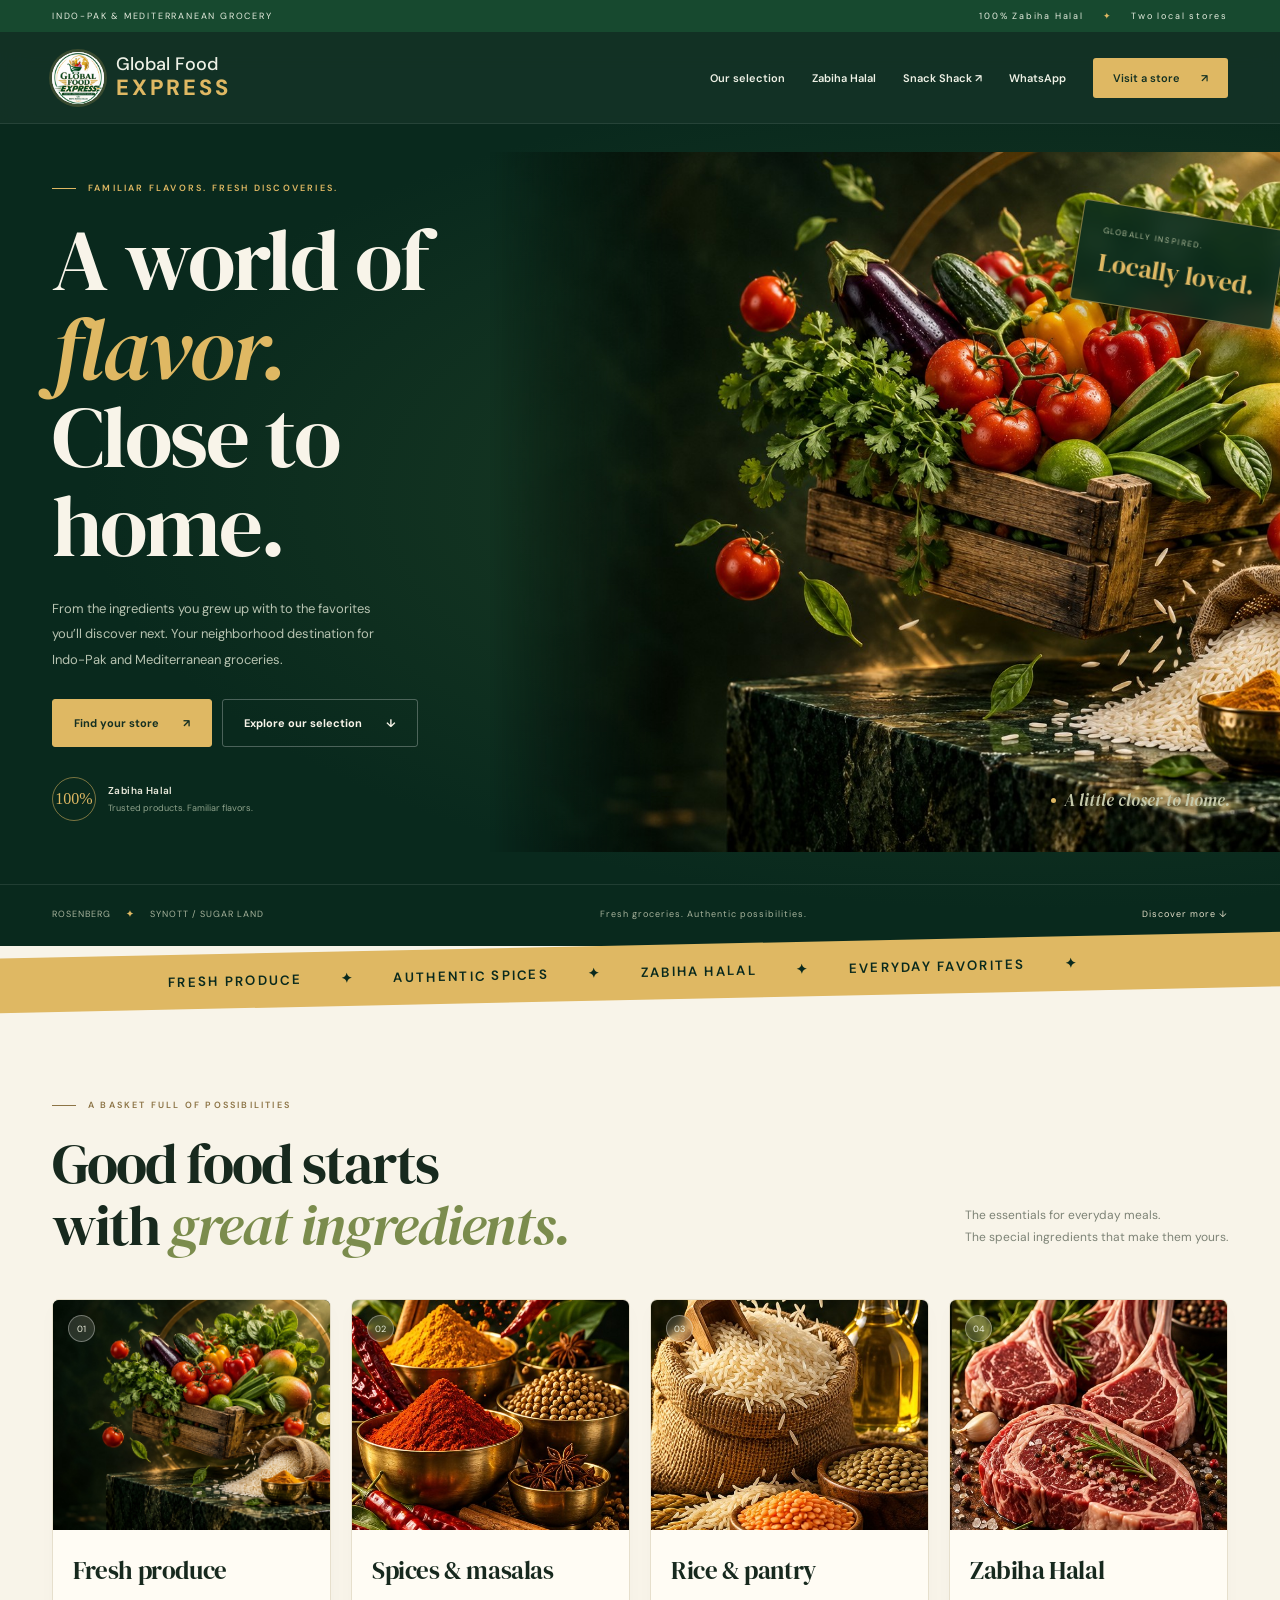
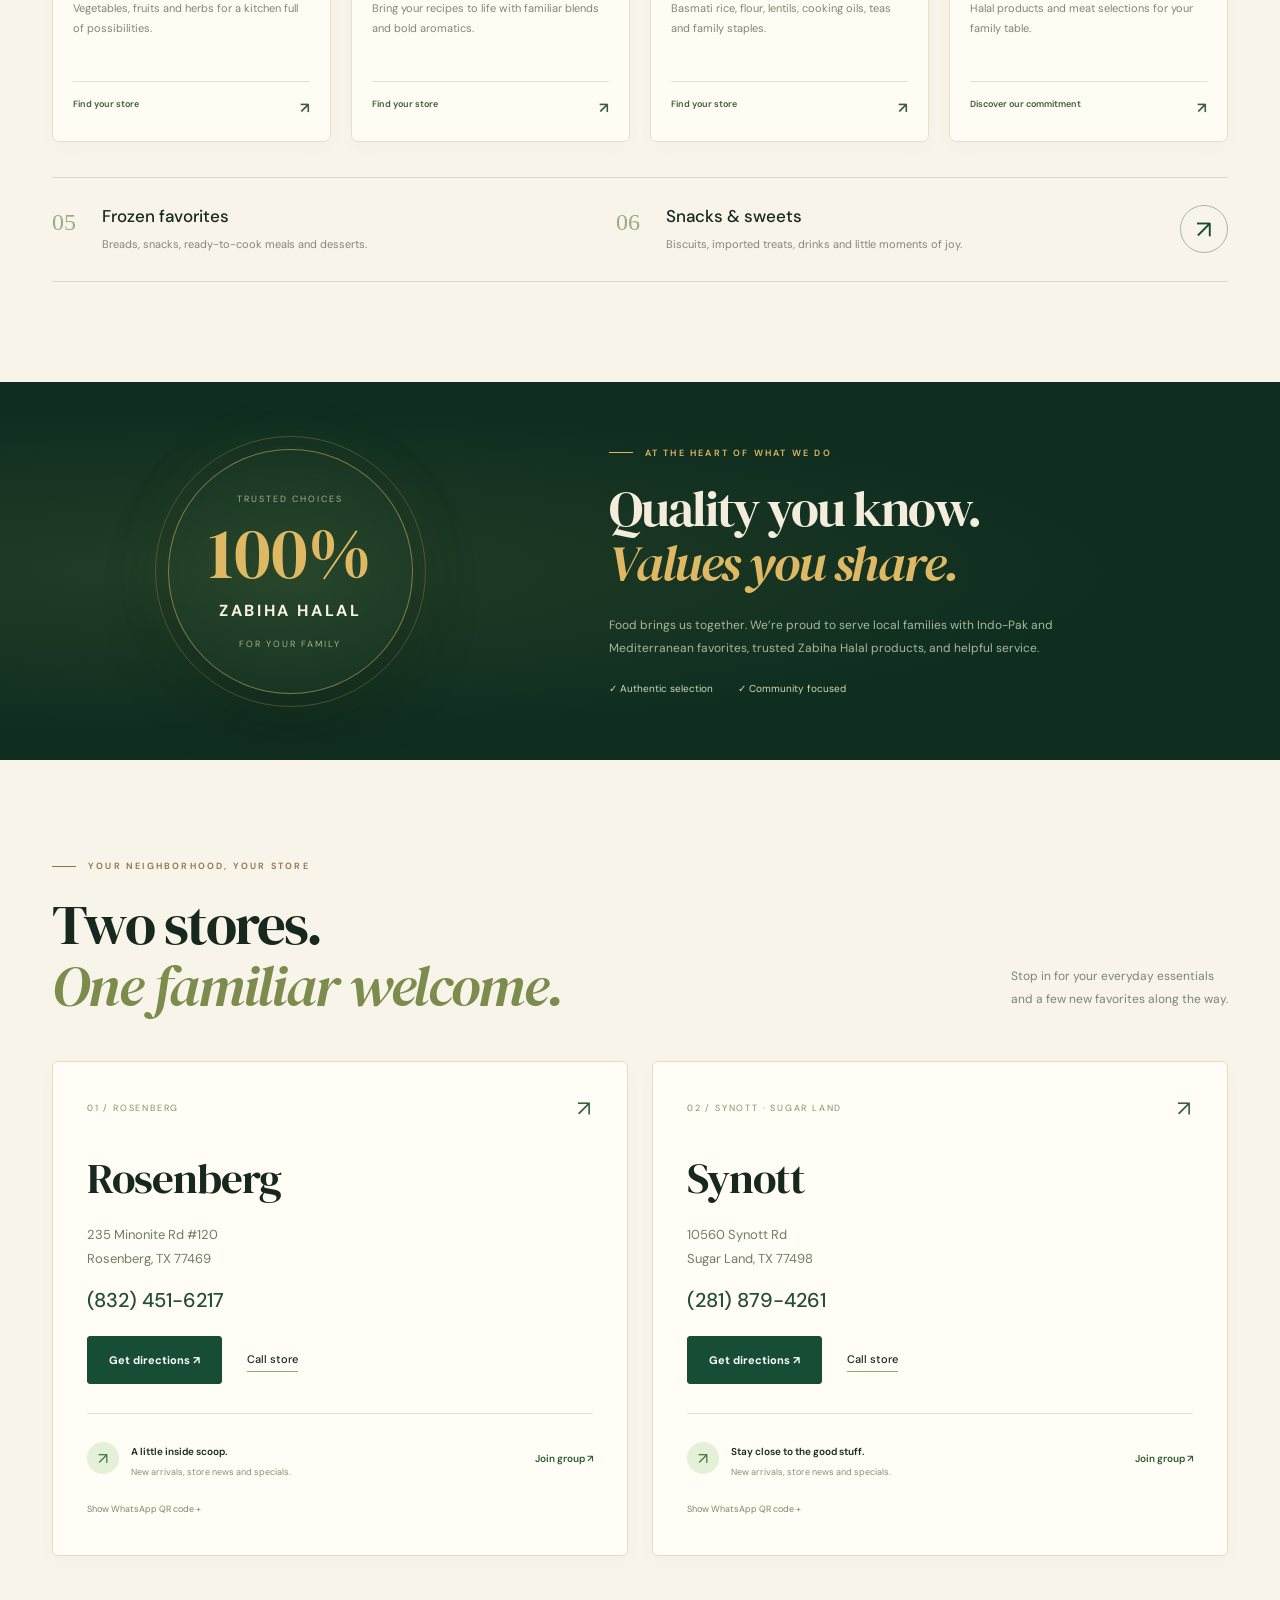
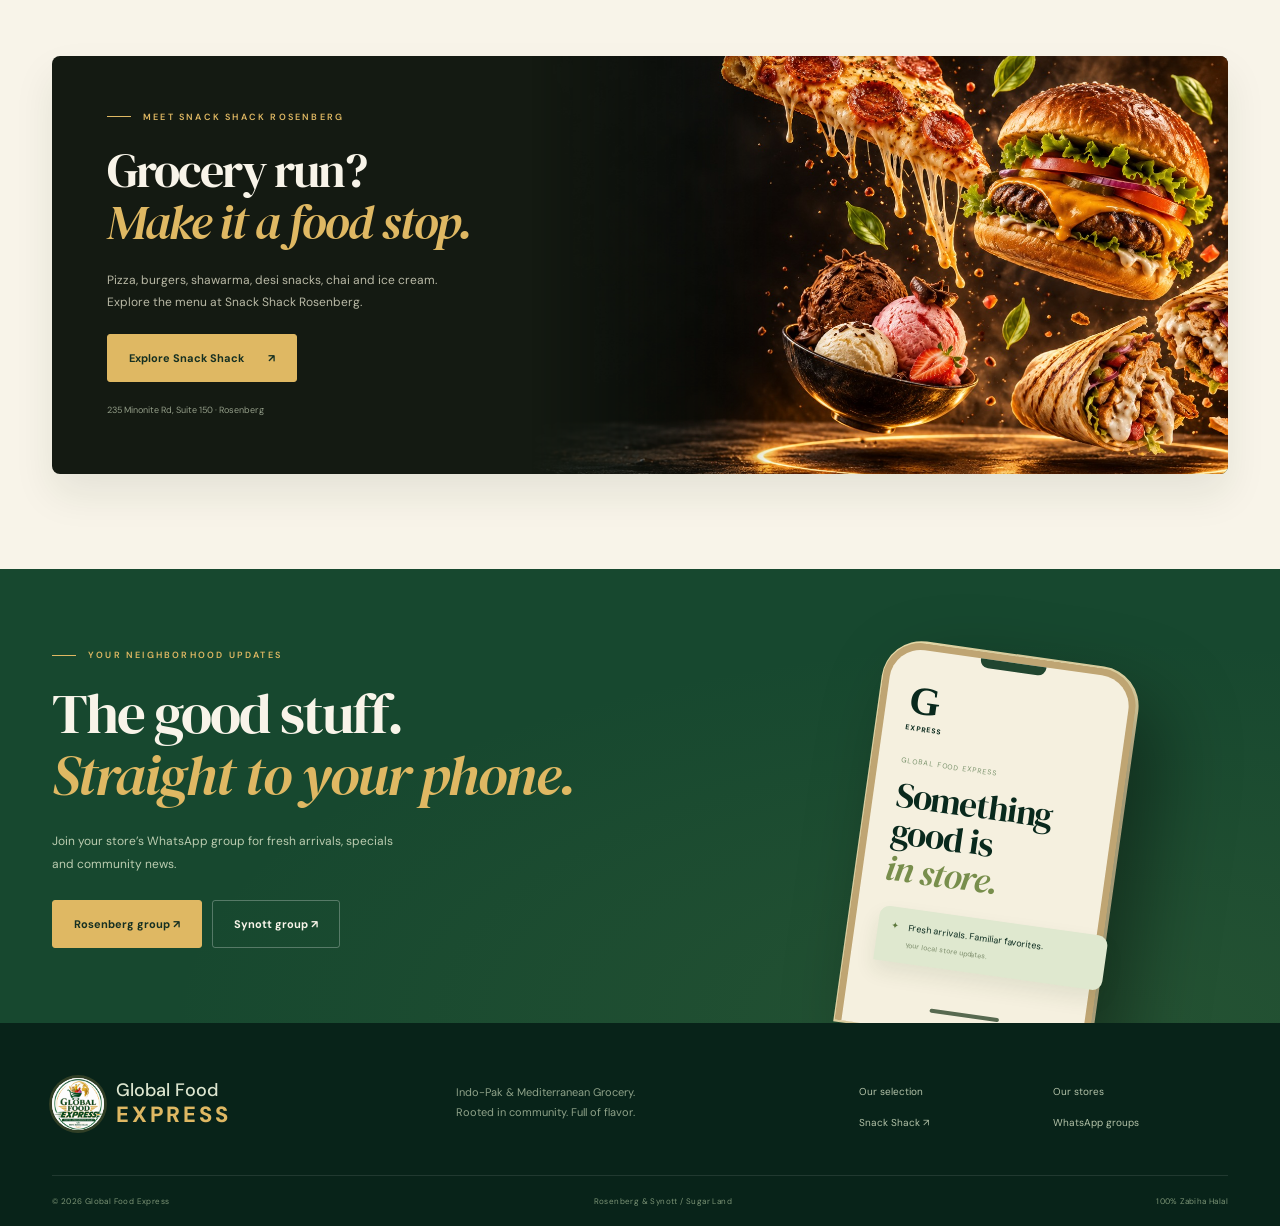
<file: index.html>
<!doctype html>
<html lang="en"><head><meta charset="utf-8"><meta name="viewport" content="width=device-width,initial-scale=1"><meta name="theme-color" content="#09291d"><title>Global Food Express | A World of Flavor, Close to Home</title><meta name="description" content="Discover Indo-Pak and Mediterranean groceries, fresh produce, pantry favorites and 100% Zabiha Halal products at Global Food Express in Rosenberg and Synott, Sugar Land."><link rel="canonical" href="https://globalfoodexpress.com/"><link rel="preconnect" href="https://fonts.googleapis.com"><link rel="preconnect" href="https://fonts.gstatic.com" crossorigin><link href="https://fonts.googleapis.com/css2?family=DM+Sans:wght@400;500;600;700&family=DM+Serif+Display:ital@0;1&display=swap" rel="stylesheet"><link rel="stylesheet" href="home.css"></head>
<body><a class="skip" href="#main">Skip to content</a>
<div class="topbar"><div class="wrap topbar-in"><span>INDO-PAK & MEDITERRANEAN GROCERY</span><span>100% Zabiha Halal <i>✦</i> Two local stores</span></div></div>
<header class="header"><div class="wrap nav"><a class="brand" href="#home" aria-label="Global Food Express home"><img src="images/logo.png" alt="Global Food Express logo" width="52" height="52"><span>Global Food<strong>EXPRESS</strong></span></a><button class="menu-toggle" aria-expanded="false" aria-controls="navigation" aria-label="Open navigation"><span></span><span></span></button><nav id="navigation" aria-label="Main navigation"><a href="#products">Our selection</a><a href="#halal">Zabiha Halal</a><a href="/snackshack/">Snack Shack ↗</a><a href="#whatsapp">WhatsApp</a><a class="nav-cta" href="#locations">Visit a store <span>↗</span></a></nav></div></header>
<main id="main"><section class="hero" id="home"><div class="hero-glow"></div><div class="wrap hero-in"><div class="hero-copy"><p class="eyebrow"><span></span> Familiar flavors. Fresh discoveries.</p><h1>A world of<br><em>flavor.</em><br>Close to home.</h1><p class="lead">From the ingredients you grew up with to the favorites you’ll discover next. Your neighborhood destination for Indo-Pak and Mediterranean groceries.</p><div class="actions"><a class="btn gold" href="#locations">Find your store <span>↗</span></a><a class="btn ghost" href="#products">Explore our selection <span>↓</span></a></div><div class="hero-proof"><span class="seal-mini">100%</span><p><strong>Zabiha Halal</strong><span>Trusted products. Familiar flavors.</span></p></div></div><figure class="hero-visual" id="hero-visual"><img src="grocery-hero.jpg" alt="Illustration of fresh produce and pantry ingredients suspended above a market crate" fetchpriority="high" width="1536" height="1024"><figcaption><span class="dot"></span> A little closer to home.</figcaption><div class="floating-tag"><span>GLOBALLY INSPIRED.</span><strong>Locally loved.</strong></div></figure></div><div class="wrap hero-foot"><span>ROSENBERG <b>✦</b> SYNOTT / SUGAR LAND</span><span>Fresh groceries. Authentic possibilities.</span><a href="#products">Discover more ↓</a></div></section>
<div class="ribbon" aria-hidden="true"><span>FRESH PRODUCE <b>✦</b> AUTHENTIC SPICES <b>✦</b> ZABIHA HALAL <b>✦</b> EVERYDAY FAVORITES <b>✦</b></span></div>
<section class="selection section" id="products"><div class="wrap"><div class="section-heading"><div><p class="eyebrow dark">A basket full of possibilities</p><h2>Good food starts<br>with <em>great ingredients.</em></h2></div><p>The essentials for everyday meals.<br>The special ingredients that make them yours.</p></div><div class="category-grid">
<article class="category"><div class="category-image"><img src="grocery-hero.jpg" alt="Fresh vegetables, fruits and herbs" loading="lazy"><span class="category-index">01</span></div><div class="category-copy"><h3>Fresh produce</h3><p>Vegetables, fruits and herbs for a kitchen full of possibilities.</p><a href="#locations" aria-label="Find fresh produce at your nearest store">Find your store <span>↗</span></a></div></article>
<article class="category"><div class="category-image"><img src="spices.jpg" alt="Bowls of spices, chilies and aromatic seasonings" loading="lazy"><span class="category-index">02</span></div><div class="category-copy"><h3>Spices & masalas</h3><p>Bring your recipes to life with familiar blends and bold aromatics.</p><a href="#locations" aria-label="Find spices and masalas at your nearest store">Find your store <span>↗</span></a></div></article>
<article class="category"><div class="category-image"><img src="pantry.jpg" alt="Rice, lentils and pantry essentials" loading="lazy"><span class="category-index">03</span></div><div class="category-copy"><h3>Rice & pantry</h3><p>Basmati rice, flour, lentils, cooking oils, teas and family staples.</p><a href="#locations" aria-label="Find rice and pantry items at your nearest store">Find your store <span>↗</span></a></div></article>
<article class="category"><div class="category-image"><img src="halal.jpg" alt="Illustration of fresh meat cuts on a wooden board" loading="lazy"><span class="category-index">04</span></div><div class="category-copy"><h3>Zabiha Halal</h3><p>Halal products and meat selections for your family table.</p><a href="#halal">Discover our commitment <span>↗</span></a></div></article>
</div><div class="more-selection"><div><span class="small-number">05</span><h3>Frozen favorites</h3><p>Breads, snacks, ready-to-cook meals and desserts.</p></div><div><span class="small-number">06</span><h3>Snacks & sweets</h3><p>Biscuits, imported treats, drinks and little moments of joy.</p></div><a class="circle-link" href="#locations" aria-label="Visit a store to explore the full selection">↗</a></div></div></section>
<section class="halal-section" id="halal"><div class="wrap halal-in"><div class="halal-seal"><div class="seal-circle"><span>TRUSTED CHOICES</span><strong>100%</strong><b>ZABIHA HALAL</b><span>FOR YOUR FAMILY</span></div></div><div><p class="eyebrow">At the heart of what we do</p><h2>Quality you know.<br><em>Values you share.</em></h2><p>Food brings us together. We’re proud to serve local families with Indo-Pak and Mediterranean favorites, trusted Zabiha Halal products, and helpful service.</p><div class="check-row"><span>✓ Authentic selection</span><span>✓ Community focused</span></div></div></div></section>
<section class="locations section" id="locations"><div class="wrap"><div class="section-heading"><div><p class="eyebrow dark">Your neighborhood, your store</p><h2>Two stores.<br><em>One familiar welcome.</em></h2></div><p>Stop in for your everyday essentials<br>and a few new favorites along the way.</p></div><div class="store-grid"><article class="store" id="rosenberg"><div class="store-top"><span>01 / ROSENBERG</span><span class="store-arrow">↗</span></div><h3>Rosenberg</h3><p class="address">235 Minonite Rd #120<br>Rosenberg, TX 77469</p><a class="store-phone" href="tel:+18324516217">(832) 451-6217</a><div class="store-actions"><a class="btn green" href="https://www.google.com/maps/search/?api=1&amp;query=Global+Food+Express+235+Minonite+Rd+120+Rosenberg+TX+77469" target="_blank" rel="noopener">Get directions ↗</a><a class="call-link" href="tel:+18324516217">Call store</a></div><div class="store-whatsapp"><span class="wa-icon">↗</span><div><strong>A little inside scoop.</strong><p>New arrivals, store news and specials.</p></div><a href="https://chat.whatsapp.com/LrKw91BB9YaIiEIQb6cS1A?mode=gi_t" target="_blank" rel="noopener" aria-label="Join Rosenberg WhatsApp group">Join group ↗</a></div><button class="qr-toggle" aria-expanded="false" aria-controls="qr-rosenberg">Show WhatsApp QR code +</button><div class="qr-panel" id="qr-rosenberg" hidden><img src="images/rosenberg-qr.png.jpeg" alt="Scan to join Global Food Express Rosenberg WhatsApp group" loading="lazy"></div></article>
<article class="store" id="synott"><div class="store-top"><span>02 / SYNOTT · SUGAR LAND</span><span class="store-arrow">↗</span></div><h3>Synott</h3><p class="address">10560 Synott Rd<br>Sugar Land, TX 77498</p><a class="store-phone" href="tel:+12818794261">(281) 879-4261</a><div class="store-actions"><a class="btn green" href="https://www.google.com/maps/search/?api=1&amp;query=10560+Synott+Rd+Sugar+Land+TX+77498" target="_blank" rel="noopener">Get directions ↗</a><a class="call-link" href="tel:+12818794261">Call store</a></div><div class="store-whatsapp"><span class="wa-icon">↗</span><div><strong>Stay close to the good stuff.</strong><p>New arrivals, store news and specials.</p></div><a href="https://chat.whatsapp.com/JRqweXNZOptEgSO2bE8Drs?mode=gi_t" target="_blank" rel="noopener" aria-label="Join Synott WhatsApp group">Join group ↗</a></div><button class="qr-toggle" aria-expanded="false" aria-controls="qr-synott">Show WhatsApp QR code +</button><div class="qr-panel" id="qr-synott" hidden><img src="images/synott-qr.png.jpeg" alt="Scan to join Global Food Express Synott WhatsApp group" loading="lazy"></div></article></div></div></section>
<section class="snack-section"><div class="wrap"><div class="snack-card"><div class="snack-copy"><p class="eyebrow">Meet Snack Shack Rosenberg</p><h2>Grocery run?<br><em>Make it a food stop.</em></h2><p>Pizza, burgers, shawarma, desi snacks, chai and ice cream. Explore the menu at Snack Shack Rosenberg.</p><a class="btn gold" href="/snackshack/">Explore Snack Shack <span>↗</span></a><p class="snack-address">235 Minonite Rd, Suite 150 · Rosenberg</p></div><img src="snackshack/assets/hero-illusion.jpg" alt="Snack Shack pizza, burger, shawarma and ice cream promotional artwork" loading="lazy"></div></div></section>
<section class="whatsapp-section" id="whatsapp"><div class="wrap whatsapp-in"><div><p class="eyebrow">Your neighborhood updates</p><h2>The good stuff.<br><em>Straight to your phone.</em></h2><p>Join your store’s WhatsApp group for fresh arrivals, specials and community news.</p><div class="actions"><a class="btn gold" href="https://chat.whatsapp.com/LrKw91BB9YaIiEIQb6cS1A?mode=gi_t" target="_blank" rel="noopener">Rosenberg group ↗</a><a class="btn ghost" href="https://chat.whatsapp.com/JRqweXNZOptEgSO2bE8Drs?mode=gi_t" target="_blank" rel="noopener">Synott group ↗</a></div></div><div class="phone-art" aria-hidden="true"><div class="phone-camera"></div><div class="message-logo">G<span>EXPRESS</span></div><small>GLOBAL FOOD EXPRESS</small><h3>Something<br>good is<br><em>in store.</em></h3><div class="message-bubble"><span>✦</span><div>Fresh arrivals. Familiar favorites.<small>Your local store updates.</small></div></div><div class="phone-bottom"></div></div></div></section></main>
<footer><div class="wrap"><div class="footer-main"><a class="brand" href="#home"><img src="images/logo.png" alt="Global Food Express logo" width="52" height="52"><span>Global Food<strong>EXPRESS</strong></span></a><p>Indo-Pak & Mediterranean Grocery.<br>Rooted in community. Full of flavor.</p><nav aria-label="Footer navigation"><a href="#products">Our selection</a><a href="#locations">Our stores</a><a href="/snackshack/">Snack Shack ↗</a><a href="#whatsapp">WhatsApp groups</a></nav></div><div class="footer-bottom"><span>© 2026 Global Food Express</span><span>Rosenberg & Synott / Sugar Land</span><span>100% Zabiha Halal</span></div></div></footer>
<script src="home.js"></script></body></html>
</file>
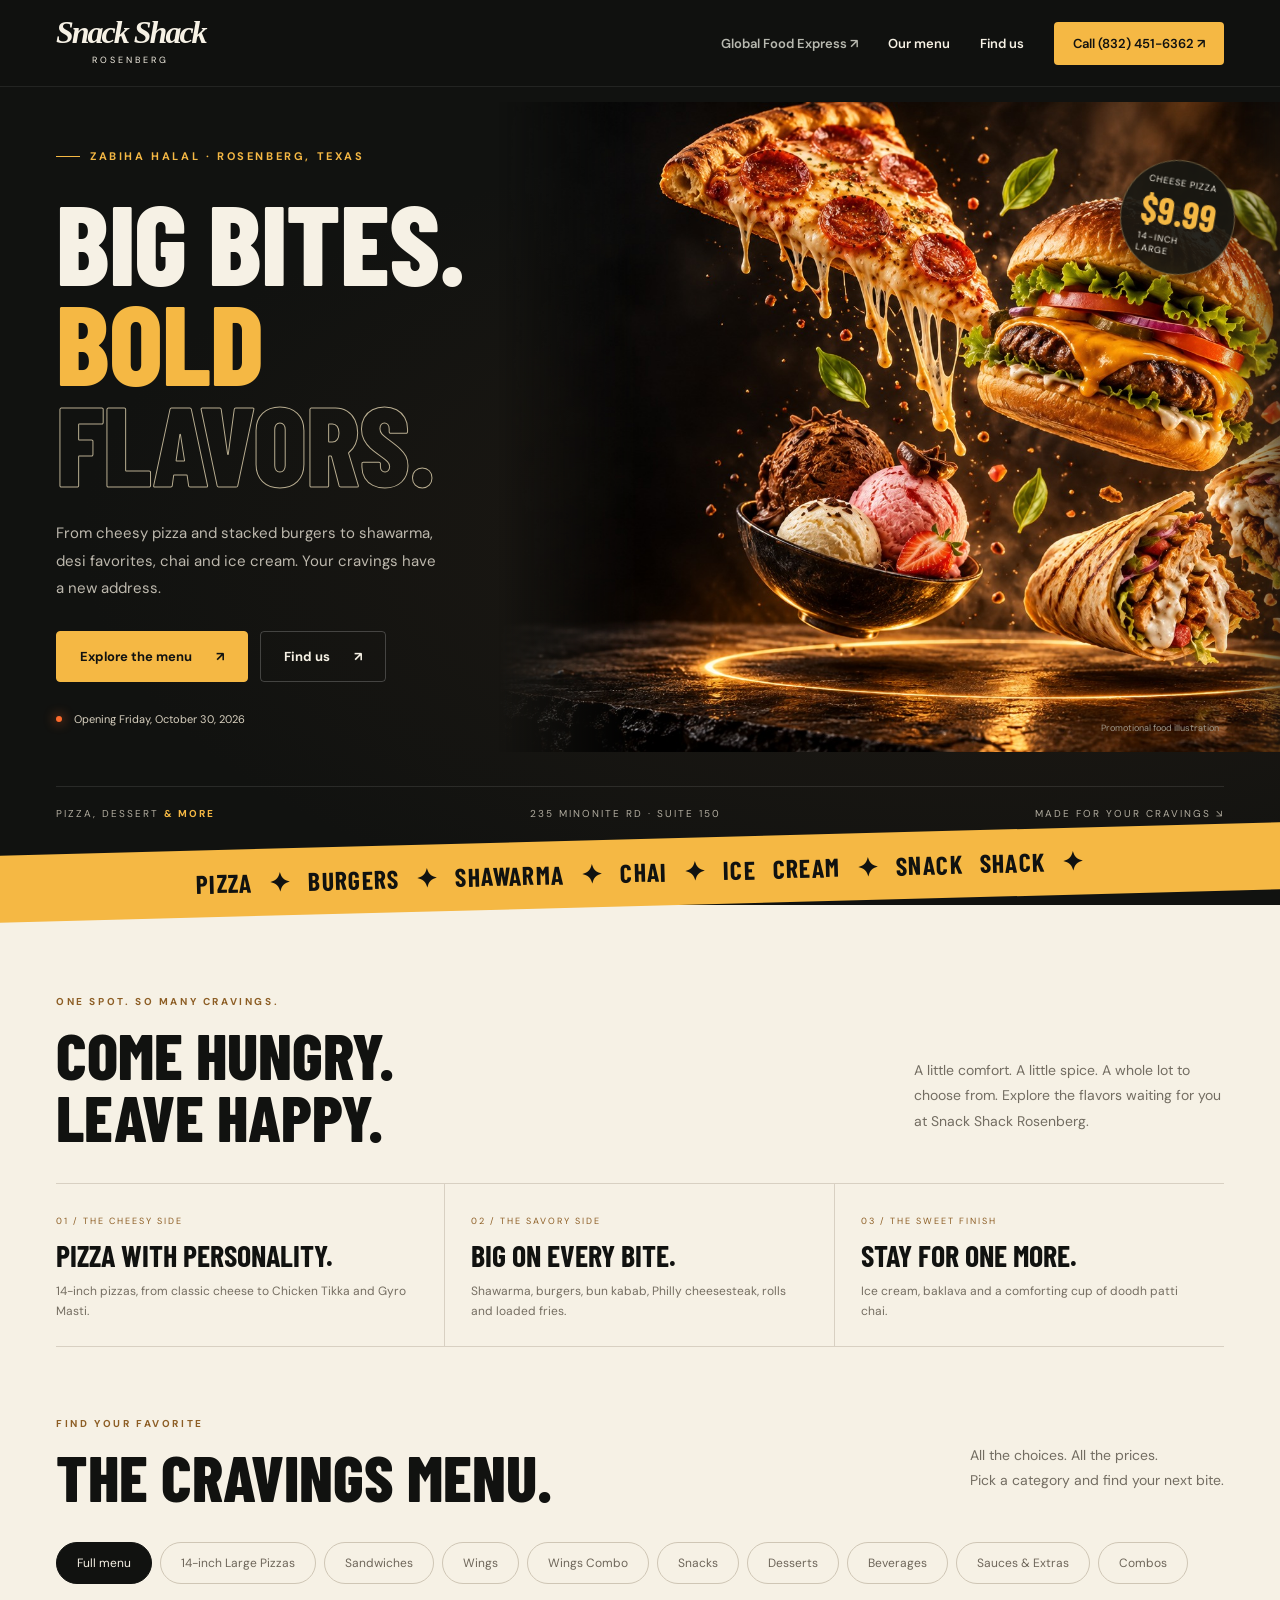
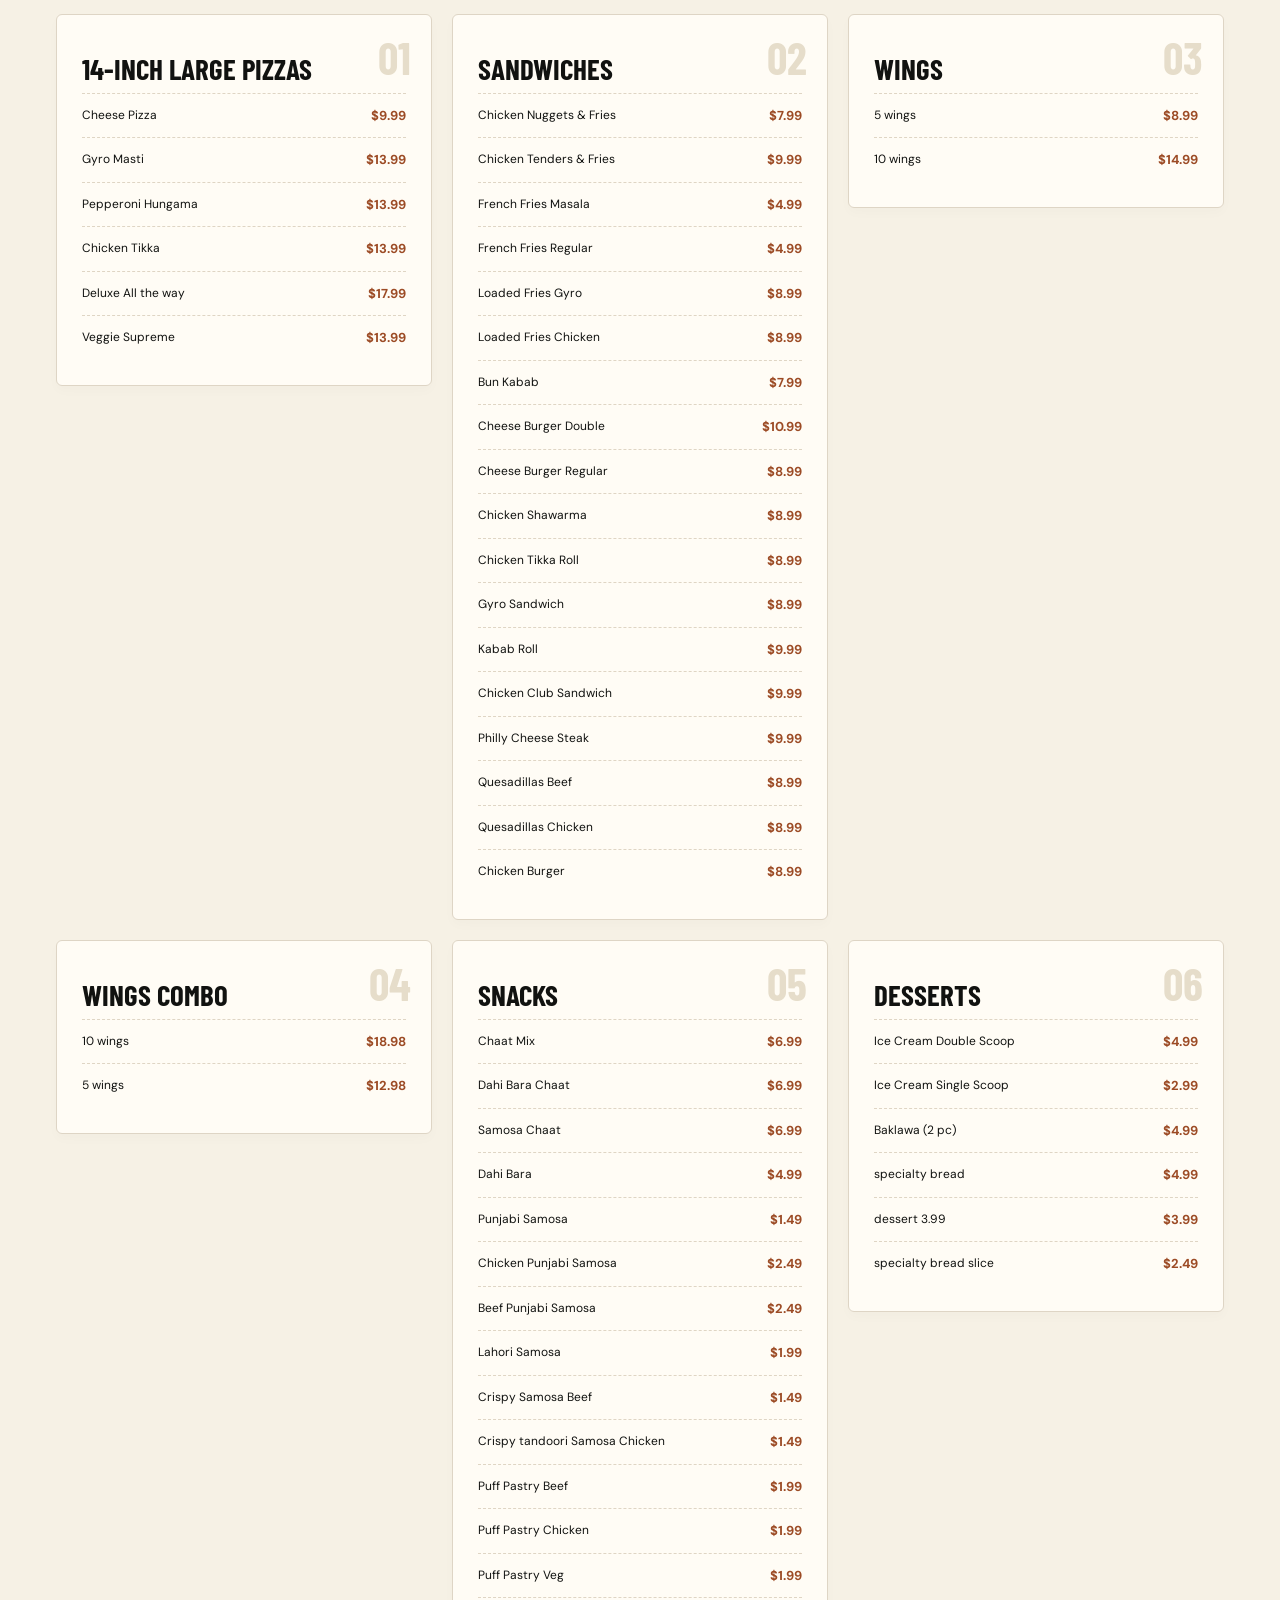
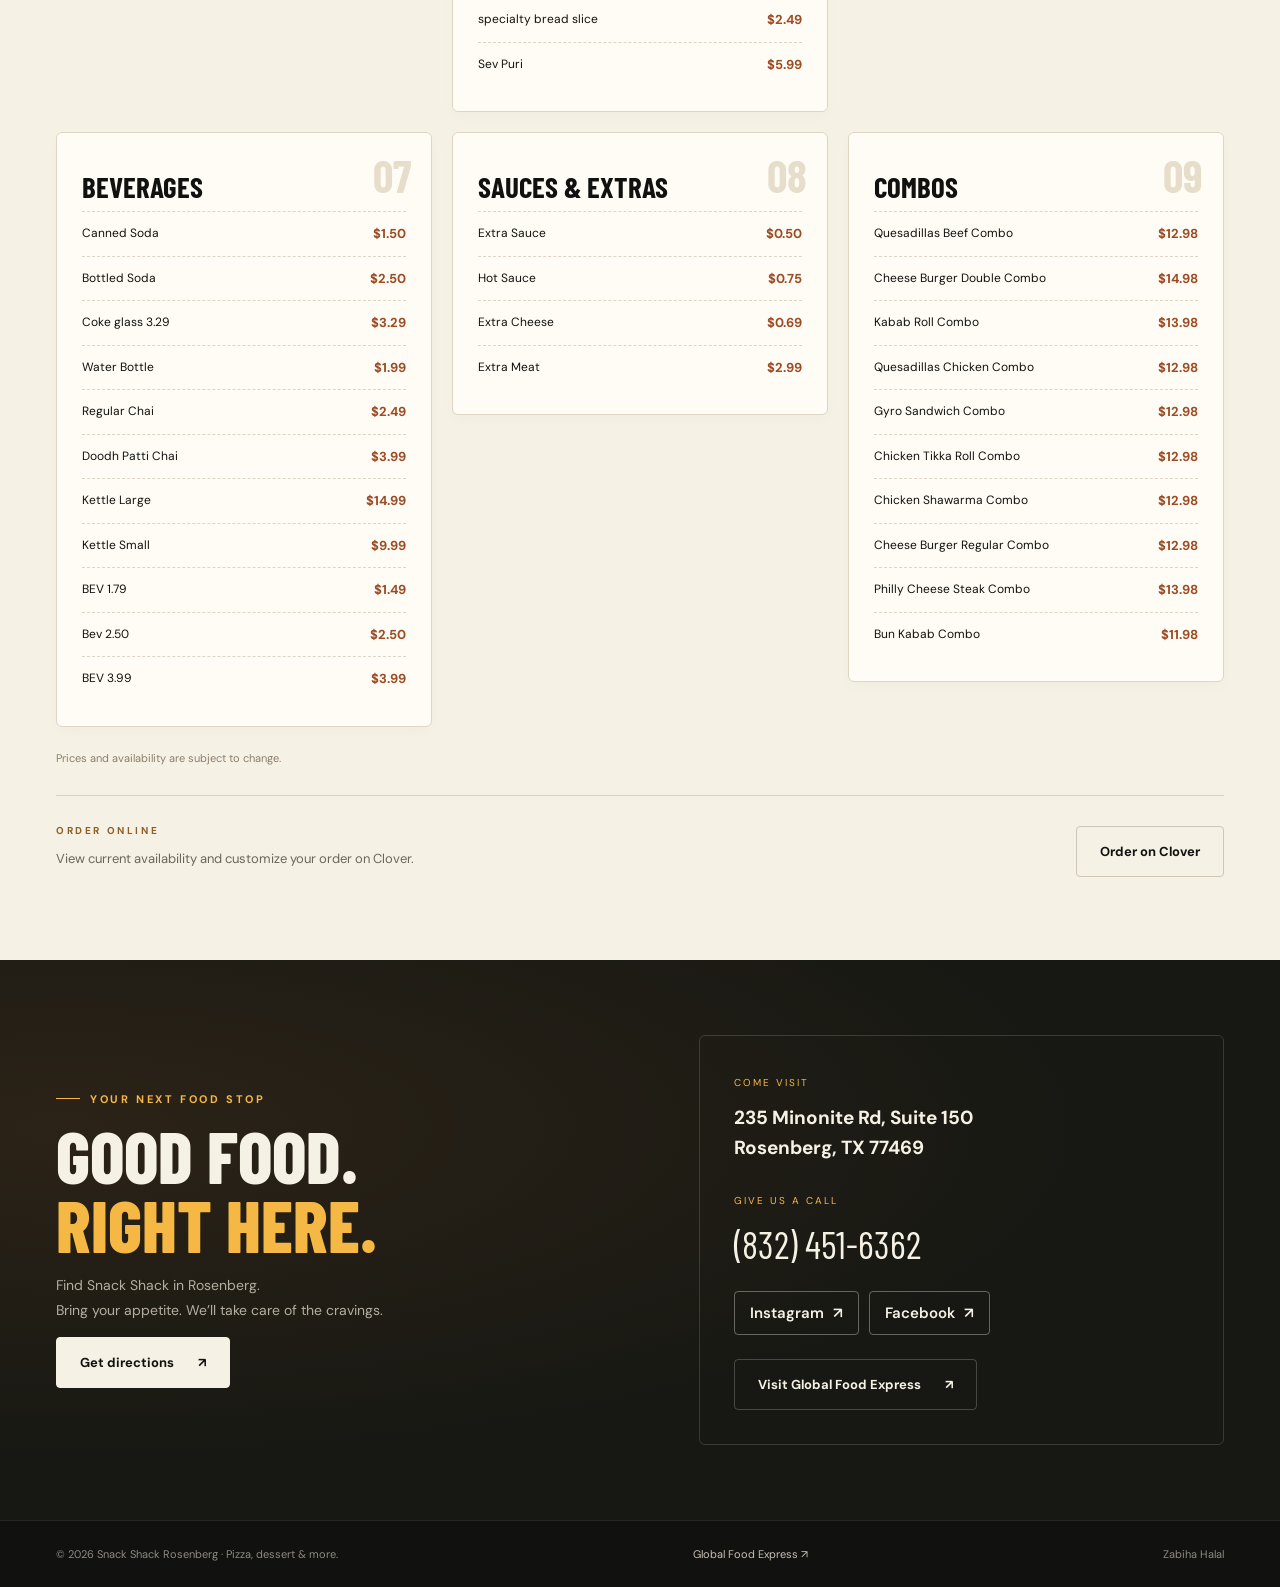
<file: snackshack/index.html>
<!doctype html><html lang="en"><head><meta charset="utf-8"><meta name="viewport" content="width=device-width,initial-scale=1"><meta name="theme-color" content="#111210"><title>Snack Shack Rosenberg | Pizza, Burgers, Shawarma & More</title><meta name="description" content="Explore Snack Shack Rosenberg: Zabiha Halal pizza, burgers, shawarma, desi snacks, chai and ice cream. View the full menu and prices at 235 Minonite Rd, Suite 150."><link rel="canonical" href="https://globalfoodexpress.com/snackshack/"><style>
@import url('https://fonts.googleapis.com/css2?family=Barlow+Condensed:wght@600;700;800;900&family=DM+Sans:wght@400;500;600;700&display=swap');
:root{--ink:#111210;--paper:#f6f1e5;--gold:#f5b844;--orange:#ff6b2c;--muted:#afa99d;--green:#174d38}*{box-sizing:border-box}html{scroll-behavior:smooth;scroll-padding-top:95px}body{overflow-x:clip;margin:0;background:var(--ink);color:var(--paper);font-family:'DM Sans',Arial,sans-serif}a{color:inherit;text-decoration:none}button{font:inherit}button,a{-webkit-tap-highlight-color:transparent}a:focus-visible,button:focus-visible{outline:3px solid var(--orange);outline-offset:4px}.wrap{max-width:1240px;margin:auto;padding:0 36px}.nav{position:sticky;top:0;z-index:20;background:#111210f5;border-bottom:1px solid #ffffff14;backdrop-filter:blur(15px)}.nav-in{height:86px;display:flex;align-items:center;justify-content:space-between;gap:24px}.brand{font-family:Georgia,serif;font-style:italic;font-weight:900;font-size:32px;line-height:.79;letter-spacing:-2px}.brand small{display:block;font:9px 'DM Sans',Arial;letter-spacing:3px;padding-top:9px;text-align:center}.nav-links{display:flex;align-items:center;gap:30px;font-size:13px;font-weight:600}.parent{color:#b8b9b0}.nav-order{background:var(--gold);color:var(--ink);padding:13px 19px;border-radius:4px}.hero{overflow:hidden;position:relative;min-height:710px;background:radial-gradient(ellipse at 75% 60%,#3b291a55,transparent 65%)}.hero-in{min-height:670px;display:grid;grid-template-columns:1fr 1.15fr;align-items:center;position:relative}.hero-copy{z-index:3;position:relative;padding:62px 0 60px;pointer-events:none}.hero-copy a{pointer-events:auto}.eyebrow{display:flex;align-items:center;gap:10px;font-size:11px;text-transform:uppercase;letter-spacing:2.6px;font-weight:700;color:var(--gold)}.eyebrow:before{content:'';width:24px;height:1px;background:currentColor}h1{font-family:'Barlow Condensed','Arial Narrow',Impact,sans-serif;font-size:clamp(72px,8.8vw,126px);font-weight:800;letter-spacing:-1px;line-height:.89;margin:28px 0}h1 em{color:var(--gold);font-style:normal}h1 .outline{color:transparent;-webkit-text-stroke:1px #fff0c8b3}.hero-copy>p{color:#bdb8ad;max-width:380px;font-size:15px;line-height:1.85;margin:24px 0 28px}.actions{display:flex;gap:12px;flex-wrap:wrap}.btn{display:inline-flex;align-items:center;justify-content:center;gap:24px;padding:16px 23px;font-weight:700;font-size:13px;border-radius:4px;border:1px solid #ffffff35;transition:transform .2s,background .2s}.btn:hover{transform:translateY(-3px)}.btn.primary{background:var(--gold);border-color:var(--gold);color:var(--ink)}.btn.light{background:var(--paper);color:var(--ink);border-color:var(--paper)}.hero-art{position:absolute;right:-95px;top:15px;width:820px;height:650px;margin:0;z-index:1;perspective:1000px}.hero-art img{width:100%;height:100%;object-fit:cover;mask-image:linear-gradient(to right,transparent,black 17%,black 88%,transparent);-webkit-mask-image:linear-gradient(to right,transparent,black 17%,black 88%,transparent);transition:transform .4s;will-change:transform}.hero-art figcaption{position:absolute;bottom:18px;right:100px;font-size:9px;color:#9e9688}.price-badge{position:absolute;right:84px;top:58px;border:1px solid #d6b77b66;background:#171712ed;padding:17px 20px;border-radius:50%;width:115px;height:115px;display:flex;align-items:center;justify-content:center;flex-direction:column;transform:rotate(10deg);z-index:4;box-shadow:0 16px 35px #0006}.price-badge small{font-size:9px;letter-spacing:1px;text-transform:uppercase}.price-badge b{font-family:'Barlow Condensed',Impact;font-size:38px;color:var(--gold)}.opening{display:flex;gap:12px;align-items:center;margin-top:30px;color:#d8d0bf;font-size:11px}.opening i{display:inline-block;width:6px;height:6px;border-radius:50%;background:var(--orange);box-shadow:0 0 12px #ff6b2c}.hero-bottom{display:flex;justify-content:space-between;border-top:1px solid #ffffff1a;padding:20px 0;color:#b1ac9f;font-size:10px;letter-spacing:2px;text-transform:uppercase}.hero-bottom strong{color:var(--gold)}.ticker{overflow:hidden;white-space:nowrap;background:var(--gold);color:var(--ink);padding:17px 0;transform:rotate(-1.5deg) scale(1.03);position:relative;z-index:4;font-family:'Barlow Condensed',Impact,sans-serif;font-size:25px;font-weight:700;word-spacing:10px;letter-spacing:1px}.ticker span{display:inline-block;min-width:100%;text-align:center}.intro{padding:90px 0 70px;background:var(--paper);color:var(--ink)}.section-head{display:flex;align-items:end;justify-content:space-between;gap:40px;margin-bottom:35px}.kicker{font-size:10px;letter-spacing:2.6px;text-transform:uppercase;color:#8d5e25;font-weight:700}.section-head h2,.visit h2{font-family:'Barlow Condensed',Impact,sans-serif;font-size:65px;font-weight:800;line-height:.96;margin:15px 0 0;text-transform:uppercase}.section-head>p{max-width:310px;color:#736d62;font-size:14px;line-height:1.8}.feature-strip{display:grid;grid-template-columns:repeat(3,1fr);border-top:1px solid #d8d0c2;border-bottom:1px solid #d8d0c2}.feature{padding:24px 26px;border-right:1px solid #d8d0c2}.feature:first-child{padding-left:0}.feature:last-child{border:0}.feature small{color:#8d5e25;letter-spacing:2px;font-size:9px}.feature h3{font-family:'Barlow Condensed',Impact;font-size:30px;margin:8px 0}.feature p{font-size:12px;color:#756e62;line-height:1.7;margin:0}.menu{background:var(--paper);color:var(--ink);padding:0 0 80px}.filters{display:flex;gap:8px;overflow:auto;padding:0 0 30px}.filter{border:1px solid #cfc6b5;white-space:nowrap;padding:12px 20px;border-radius:30px;color:#6e665a;background:transparent;cursor:pointer;font-size:12px}.filter.active{background:var(--ink);color:var(--paper);border-color:var(--ink)}.menu-grid{display:grid;grid-template-columns:repeat(3,minmax(0,1fr));gap:20px;align-items:start}.menu-card{border:1px solid #ded5c5;background:#fffcf5;padding:25px;border-radius:6px;position:relative;box-shadow:0 5px 12px #4b382805;transition:transform .25s,box-shadow .25s}.menu-card:hover{transform:translateY(-4px);box-shadow:0 16px 32px #4b382810}.card-num{font-family:'Barlow Condensed',Impact;font-size:45px;color:#e6ddca;font-weight:700;position:absolute;right:20px;top:15px}.menu-card h3{font-family:'Barlow Condensed',Impact,sans-serif;font-size:29px;line-height:1;margin:14px 40px 10px 0;text-transform:uppercase;position:relative}.card-sub{font-size:11px;color:#8c8070;margin:0 0 18px;line-height:1.6}.dish{display:flex;justify-content:space-between;gap:12px;padding:12px 0;border-top:1px dashed #dfd5c4;font-size:12px;line-height:1.5}.dish b{white-space:nowrap;color:#9c4b25;font-size:13px}.menu-note{font-size:11px;color:#8a7e6b;margin-top:24px}.originals{display:flex;align-items:center;justify-content:space-between;gap:24px;border-top:1px solid #d8d0c2;padding-top:28px;margin-top:30px}.originals p{font-size:13px;color:#6c655a}.originals .btn{border-color:#cfc6b5;color:var(--ink)}details{margin-top:25px}summary{font-size:12px;color:#6c655a;cursor:pointer}details img{width:100%;margin-top:20px;border-radius:6px}.visit{padding:75px 0;background:radial-gradient(ellipse at 5% 30%,#3e2c1b88,transparent 60%),#171813}.visit-grid{display:grid;grid-template-columns:1.1fr 1fr;gap:65px;align-items:center}.visit h2{font-size:72px}.visit h2 em{font-style:normal;color:var(--gold)}.visit p{color:#b4aea1;line-height:1.8;font-size:14px}.visit-details{padding:34px;border:1px solid #ffffff25;border-radius:6px}.visit-details small{color:var(--gold);font-size:10px;letter-spacing:2px;text-transform:uppercase}.visit-details h3{font-size:19px;line-height:1.6;margin:12px 0 24px}.visit-details .phone{font-family:'Barlow Condensed',Impact;font-size:38px;color:var(--paper);display:block;margin:12px 0 24px}.footer{padding:26px 0;border-top:1px solid #ffffff15}.footer-in{display:flex;justify-content:space-between;gap:24px;color:#8e8a7f;font-size:11px}.footer a{color:#c7c1b4}.mobile-order{display:none}[hidden]{display:none!important}@media(min-width:1500px){.hero-art{right:-55px}}@media(max-width:1000px){.hero-art{right:-210px;opacity:.8}.hero-copy{max-width:440px}.menu-grid{grid-template-columns:repeat(2,minmax(0,1fr))}.nav-links{gap:18px}.hero-in{min-height:640px}}@media(max-width:650px){.wrap{padding:0 22px}.nav-in{height:73px}.brand{font-size:27px}.nav-links>a:not(.nav-order){display:none}.nav-order{padding:11px 14px;font-size:11px}.hero{min-height:0}.hero-in{display:block;min-height:950px}.hero-copy{padding:40px 0 0;max-width:100%}.eyebrow{font-size:9px;letter-spacing:2px}h1{font-size:clamp(60px,18vw,74px);margin:23px 0;max-width:100%;white-space:nowrap}.hero-copy>p{max-width:300px;font-size:13px;margin:20px 0}.btn{padding:14px 18px;font-size:12px;gap:16px}.opening{margin-top:22px;font-size:10px}.hero-art{width:590px;height:450px;right:-126px;top:480px;opacity:1}.hero-art img{mask-image:linear-gradient(to bottom,transparent,black 15%,black 87%,transparent);-webkit-mask-image:linear-gradient(to bottom,transparent,black 15%,black 87%,transparent)}.price-badge{right:112px;top:66px;width:88px;height:88px;padding:12px}.price-badge b{font-size:29px}.price-badge small{font-size:7px}.hero-art figcaption{bottom:20px;right:140px}.hero-bottom{gap:15px;font-size:8px;letter-spacing:1px;padding:20px 0}.ticker{font-size:20px;padding:13px 0}.intro{padding:63px 0 40px}.section-head{display:block;margin-bottom:25px}.section-head h2{font-size:52px}.section-head>p{font-size:13px;max-width:100%;margin-top:20px}.feature-strip{grid-template-columns:1fr}.feature{border-right:0;border-bottom:1px solid #d8d0c2;padding:20px 0}.feature h3{font-size:27px}.feature p{font-size:12px}.menu-grid{grid-template-columns:1fr;gap:16px}.menu-card{padding:23px}.dish{font-size:13px}.originals{display:block}.originals .btn{margin-top:10px}.visit{padding:55px 0}.visit-grid{grid-template-columns:1fr;gap:25px}.visit h2{font-size:60px}.visit-details{padding:25px}.footer{padding-bottom:80px}.footer-in{display:block;line-height:2}.mobile-order{display:flex;position:fixed;bottom:0;left:0;right:0;background:var(--gold);z-index:25;justify-content:center;gap:15px;align-items:center;padding:16px;font-size:14px;font-weight:bold;color:var(--ink);padding-bottom:max(16px,env(safe-area-inset-bottom))}}@media(prefers-reduced-motion:reduce){*{scroll-behavior:auto!important;transition:none!important;animation:none!important}}
.social-pages{display:flex;flex-wrap:wrap;gap:10px;margin:0 0 24px}.social-pages a{display:inline-flex;align-items:center;gap:9px;min-height:44px;padding:0 15px;border:1px solid #ffffff55;border-radius:4px;font-size:15px;font-weight:600}.social-pages a:hover,.social-pages a:focus-visible{color:var(--ink);background:var(--gold)}.clover-item{color:inherit;text-decoration:none}.clover-item:hover,.clover-item:focus-visible{text-decoration:underline}</style></head><body><header class="nav"><div class="wrap nav-in"><a class="brand" href="#" aria-label="Snack Shack Rosenberg home">Snack Shack<small>ROSENBERG</small></a><nav class="nav-links" aria-label="Main navigation"><a class="parent" href="/">Global Food Express ↗</a><a href="#menu">Our menu</a><a href="#visit">Find us</a><a class="nav-order" href="tel:+18324516362">Call (832) 451-6362 ↗</a></nav></div></header><main><section class="hero"><div class="wrap"><div class="hero-in"><div class="hero-copy"><div class="eyebrow">Zabiha Halal · Rosenberg, Texas</div><h1>BIG BITES.<br><em>BOLD</em><br><span class="outline">FLAVORS.</span></h1><p>From cheesy pizza and stacked burgers to shawarma, desi favorites, chai and ice cream. Your cravings have a new address.</p><div class="actions"><a class="btn primary" href="#menu">Explore the menu <span>↗</span></a><a class="btn" href="#visit">Find us <span>↗</span></a></div><div class="opening"><i></i> Opening Friday, October 30, 2026</div></div><figure class="hero-art" id="food-scene"><img src="assets/hero-illusion.jpg" alt="Promotional artwork of pizza, a cheeseburger, shawarma and ice cream floating above a glowing ring"><div class="price-badge"><small>Cheese pizza</small><b>$9.99</b><small>14-inch large</small></div><figcaption>Promotional food illustration</figcaption></figure></div><div class="hero-bottom"><span>Pizza, dessert <strong>& more</strong></span><span>235 Minonite Rd · Suite 150</span><span>Made for your cravings ↘</span></div></div></section><div class="ticker" aria-hidden="true"><span>PIZZA ✦ BURGERS ✦ SHAWARMA ✦ CHAI ✦ ICE CREAM ✦ SNACK SHACK ✦</span></div><section class="intro"><div class="wrap"><div class="section-head"><div><div class="kicker">One spot. So many cravings.</div><h2>COME HUNGRY.<br>LEAVE HAPPY.</h2></div><p>A little comfort. A little spice. A whole lot to choose from. Explore the flavors waiting for you at Snack Shack Rosenberg.</p></div><div class="feature-strip"><div class="feature"><small>01 / THE CHEESY SIDE</small><h3>PIZZA WITH PERSONALITY.</h3><p>14-inch pizzas, from classic cheese to Chicken Tikka and Gyro Masti.</p></div><div class="feature"><small>02 / THE SAVORY SIDE</small><h3>BIG ON EVERY BITE.</h3><p>Shawarma, burgers, bun kabab, Philly cheesesteak, rolls and loaded fries.</p></div><div class="feature"><small>03 / THE SWEET FINISH</small><h3>STAY FOR ONE MORE.</h3><p>Ice cream, baklava and a comforting cup of doodh patti chai.</p></div></div></div></section><section class="menu" id="menu"><div class="wrap"><div class="section-head"><div><div class="kicker">Find your favorite</div><h2>THE CRAVINGS MENU.</h2></div><p>All the choices. All the prices.<br>Pick a category and find your next bite.</p></div><div class="filters" aria-label="Filter menu"><button type="button" class="filter active" data-filter="all" aria-pressed="true">Full menu</button>
<button type="button" class="filter" data-filter="menu-1" aria-pressed="false">14-inch Large Pizzas</button>
<button type="button" class="filter" data-filter="menu-2" aria-pressed="false">Sandwiches</button>
<button type="button" class="filter" data-filter="menu-3" aria-pressed="false">Wings</button>
<button type="button" class="filter" data-filter="menu-4" aria-pressed="false">Wings Combo</button>
<button type="button" class="filter" data-filter="menu-5" aria-pressed="false">Snacks</button>
<button type="button" class="filter" data-filter="menu-6" aria-pressed="false">Desserts</button>
<button type="button" class="filter" data-filter="menu-7" aria-pressed="false">Beverages</button>
<button type="button" class="filter" data-filter="menu-8" aria-pressed="false">Sauces & Extras</button>
<button type="button" class="filter" data-filter="menu-9" aria-pressed="false">Combos</button></div><div class="menu-grid"><article class="menu-card" data-category="menu-1"><div class="card-num" aria-hidden="true">01</div><h3>14-inch Large Pizzas</h3><div class="dish-list">
<div class="dish"><span><a class="clover-item" href="https://snackshackrosenberg.cloveronline.com/menu/cheese-pizza-4RAYEGDPAYJMP?menu=allday">Cheese Pizza</a></span><b>$9.99</b></div>
<div class="dish"><span><a class="clover-item" href="https://snackshackrosenberg.cloveronline.com/menu/gyro-masti-DAHGH64XMT5NT?menu=allday">Gyro Masti</a></span><b>$13.99</b></div>
<div class="dish"><span><a class="clover-item" href="https://snackshackrosenberg.cloveronline.com/menu/pepperoni-hungama-WZZ0QK3FY0974?menu=allday">Pepperoni Hungama</a></span><b>$13.99</b></div>
<div class="dish"><span><a class="clover-item" href="https://snackshackrosenberg.cloveronline.com/menu/chicken-tikka-38NT9K45KZAT8?menu=allday">Chicken Tikka</a></span><b>$13.99</b></div>
<div class="dish"><span><a class="clover-item" href="https://snackshackrosenberg.cloveronline.com/menu/deluxe-all-the-way-P0REY1JHRNE2R?menu=allday">Deluxe All the way</a></span><b>$17.99</b></div>
<div class="dish"><span><a class="clover-item" href="https://snackshackrosenberg.cloveronline.com/menu/veggie-supreme-Q383K8XR68WHC?menu=allday">Veggie Supreme</a></span><b>$13.99</b></div>
</div></article>
<article class="menu-card" data-category="menu-2"><div class="card-num" aria-hidden="true">02</div><h3>Sandwiches</h3><div class="dish-list">
<div class="dish"><span><a class="clover-item" href="https://snackshackrosenberg.cloveronline.com/menu/chicken-nuggets-fries-6B2HWD5FMD4R6?menu=allday">Chicken Nuggets &amp; Fries</a></span><b>$7.99</b></div>
<div class="dish"><span><a class="clover-item" href="https://snackshackrosenberg.cloveronline.com/menu/chicken-tenders-fries-NFW97D5H7VSRA?menu=allday">Chicken Tenders &amp; Fries</a></span><b>$9.99</b></div>
<div class="dish"><span><a class="clover-item" href="https://snackshackrosenberg.cloveronline.com/menu/french-fries-masala-HH7NFAD4R9X84?menu=allday">French Fries Masala</a></span><b>$4.99</b></div>
<div class="dish"><span><a class="clover-item" href="https://snackshackrosenberg.cloveronline.com/menu/french-fries-regular-935CNEY7YBXV6?menu=allday">French Fries Regular</a></span><b>$4.99</b></div>
<div class="dish"><span><a class="clover-item" href="https://snackshackrosenberg.cloveronline.com/menu/loaded-fries-gyro-8540TSN0PGK9C?menu=allday">Loaded Fries Gyro</a></span><b>$8.99</b></div>
<div class="dish"><span><a class="clover-item" href="https://snackshackrosenberg.cloveronline.com/menu/loaded-fries-chicken-D79BSYRE1Z220?menu=allday">Loaded Fries Chicken</a></span><b>$8.99</b></div>
<div class="dish"><span><a class="clover-item" href="https://snackshackrosenberg.cloveronline.com/menu/bun-kabab-0ES8BWKY1EG30?menu=allday">Bun Kabab</a></span><b>$7.99</b></div>
<div class="dish"><span><a class="clover-item" href="https://snackshackrosenberg.cloveronline.com/menu/cheese-burger-double-VJV95EGP1Q9BR?menu=allday">Cheese Burger Double</a></span><b>$10.99</b></div>
<div class="dish"><span><a class="clover-item" href="https://snackshackrosenberg.cloveronline.com/menu/cheese-burger-regular-17MB2T5VGS3NY?menu=allday">Cheese Burger Regular</a></span><b>$8.99</b></div>
<div class="dish"><span><a class="clover-item" href="https://snackshackrosenberg.cloveronline.com/menu/chicken-shawarma-DT7FDVRHA0TJ0?menu=allday">Chicken Shawarma</a></span><b>$8.99</b></div>
<div class="dish"><span><a class="clover-item" href="https://snackshackrosenberg.cloveronline.com/menu/chicken-tikka-roll-0KK3VCJW9MA5T?menu=allday">Chicken Tikka Roll</a></span><b>$8.99</b></div>
<div class="dish"><span><a class="clover-item" href="https://snackshackrosenberg.cloveronline.com/menu/gyro-sandwich-Q15Q5XW1RD6RE?menu=allday">Gyro Sandwich</a></span><b>$8.99</b></div>
<div class="dish"><span><a class="clover-item" href="https://snackshackrosenberg.cloveronline.com/menu/kabab-roll-DN4YN55CMFHZG?menu=allday">Kabab Roll</a></span><b>$9.99</b></div>
<div class="dish"><span>Chicken Club Sandwich</span><b>$9.99</b></div>
<div class="dish"><span><a class="clover-item" href="https://snackshackrosenberg.cloveronline.com/menu/philly-cheese-steak-PPJBEKZJQB7HR?menu=allday">Philly Cheese Steak</a></span><b>$9.99</b></div>
<div class="dish"><span><a class="clover-item" href="https://snackshackrosenberg.cloveronline.com/menu/quesadillas-beef-9MYNZ9PT57DVE?menu=allday">Quesadillas Beef</a></span><b>$8.99</b></div>
<div class="dish"><span><a class="clover-item" href="https://snackshackrosenberg.cloveronline.com/menu/quesadillas-chicken-BFJ6G8PSH0MKC?menu=allday">Quesadillas Chicken</a></span><b>$8.99</b></div>
<div class="dish"><span><a class="clover-item" href="https://snackshackrosenberg.cloveronline.com/menu/chicken-burger-V44Z56HHM05VY?menu=allday">Chicken Burger</a></span><b>$8.99</b></div>
</div></article>
<article class="menu-card" data-category="menu-3"><div class="card-num" aria-hidden="true">03</div><h3>Wings</h3><div class="dish-list">
<div class="dish"><span><a class="clover-item" href="https://snackshackrosenberg.cloveronline.com/menu/5-wings-R9AB3A5ZBVDEW?menu=allday">5 wings</a></span><b>$8.99</b></div>
<div class="dish"><span><a class="clover-item" href="https://snackshackrosenberg.cloveronline.com/menu/10-wings-3074F89NQ0X8E?menu=allday">10 wings </a></span><b>$14.99</b></div>
</div></article>
<article class="menu-card" data-category="menu-4"><div class="card-num" aria-hidden="true">04</div><h3>Wings Combo</h3><div class="dish-list">
<div class="dish"><span><a class="clover-item" href="https://snackshackrosenberg.cloveronline.com/menu/10-wings-M8S8P5QE91Y1C?menu=allday">10 wings</a></span><b>$18.98</b></div>
<div class="dish"><span><a class="clover-item" href="https://snackshackrosenberg.cloveronline.com/menu/5-wings-NK3YC5VVH5DM4?menu=allday">5 wings</a></span><b>$12.98</b></div>
</div></article>
<article class="menu-card" data-category="menu-5"><div class="card-num" aria-hidden="true">05</div><h3>Snacks</h3><div class="dish-list">
<div class="dish"><span><a class="clover-item" href="https://snackshackrosenberg.cloveronline.com/menu/chaat-mix-7VZE0JD59CM0W?menu=allday">Chaat Mix </a></span><b>$6.99</b></div>
<div class="dish"><span><a class="clover-item" href="https://snackshackrosenberg.cloveronline.com/menu/chaat-dahi-bhalla-PBXP5MZ43MJXW?menu=allday">Dahi Bara Chaat</a></span><b>$6.99</b></div>
<div class="dish"><span><a class="clover-item" href="https://snackshackrosenberg.cloveronline.com/menu/chaat-samosa-BT928C4N0KBY8?menu=allday">Samosa Chaat</a></span><b>$6.99</b></div>
<div class="dish"><span><a class="clover-item" href="https://snackshackrosenberg.cloveronline.com/menu/dahi-bhalla-VMG9Z8WQWTRJC?menu=allday">Dahi Bara</a></span><b>$4.99</b></div>
<div class="dish"><span><a class="clover-item" href="https://snackshackrosenberg.cloveronline.com/menu/punjabi-samosa-GC2Z36B68NXPC?menu=allday">Punjabi Samosa</a></span><b>$1.49</b></div>
<div class="dish"><span><a class="clover-item" href="https://snackshackrosenberg.cloveronline.com/menu/chicken-punjabi-samosa-2RMY7FPMMVXFC?menu=allday">Chicken Punjabi Samosa</a></span><b>$2.49</b></div>
<div class="dish"><span><a class="clover-item" href="https://snackshackrosenberg.cloveronline.com/menu/beef-punjabi-samosa-9Z2Q9N2QZJ44C?menu=allday">Beef Punjabi Samosa</a></span><b>$2.49</b></div>
<div class="dish"><span><a class="clover-item" href="https://snackshackrosenberg.cloveronline.com/menu/lahori-samosa-FHF63MG1VP7YY?menu=allday">Lahori Samosa</a></span><b>$1.99</b></div>
<div class="dish"><span><a class="clover-item" href="https://snackshackrosenberg.cloveronline.com/menu/crispy-samosa-beef-70DX46PTS8JY0?menu=allday">Crispy Samosa Beef</a></span><b>$1.49</b></div>
<div class="dish"><span><a class="clover-item" href="https://snackshackrosenberg.cloveronline.com/menu/crispy-tandoori-samosa-chicken-1WSF09C3A8VRR?menu=allday">Crispy tandoori Samosa Chicken</a></span><b>$1.49</b></div>
<div class="dish"><span><a class="clover-item" href="https://snackshackrosenberg.cloveronline.com/menu/puff-pastry-beef-8VZGEFA14TQ4M?menu=allday">Puff Pastry Beef</a></span><b>$1.99</b></div>
<div class="dish"><span><a class="clover-item" href="https://snackshackrosenberg.cloveronline.com/menu/puff-pastry-chicken-1EJTK1ET77WJE?menu=allday">Puff Pastry Chicken</a></span><b>$1.99</b></div>
<div class="dish"><span><a class="clover-item" href="https://snackshackrosenberg.cloveronline.com/menu/puff-pastry-veg-XRVY3B0B3AD4P?menu=allday">Puff Pastry Veg</a></span><b>$1.99</b></div>
<div class="dish"><span><a class="clover-item" href="https://snackshackrosenberg.cloveronline.com/menu/specialty-bread-slice-KZP7KNDGPP0P6?menu=allday">specialty bread slice</a></span><b>$2.49</b></div>
<div class="dish"><span><a class="clover-item" href="https://snackshackrosenberg.cloveronline.com/menu/sev-puri-KCA3M9EP934FY?menu=allday">Sev Puri</a></span><b>$5.99</b></div>
</div></article>
<article class="menu-card" data-category="menu-6"><div class="card-num" aria-hidden="true">06</div><h3>Desserts</h3><div class="dish-list">
<div class="dish"><span><a class="clover-item" href="https://snackshackrosenberg.cloveronline.com/menu/ice-cream-double-scoop-V7KD1P7KG7BCC?menu=allday">Ice Cream Double Scoop</a></span><b>$4.99</b></div>
<div class="dish"><span><a class="clover-item" href="https://snackshackrosenberg.cloveronline.com/menu/ice-cream-single-scoop-F812TAJVW068M?menu=allday">Ice Cream Single Scoop</a></span><b>$2.99</b></div>
<div class="dish"><span><a class="clover-item" href="https://snackshackrosenberg.cloveronline.com/menu/baklawa-2-pc-Y8MZM41G1EEA4?menu=allday">Baklawa (2 pc)</a></span><b>$4.99</b></div>
<div class="dish"><span><a class="clover-item" href="https://snackshackrosenberg.cloveronline.com/menu/specialty-bread-WDNAWWYJYREV2?menu=allday">specialty bread</a></span><b>$4.99</b></div>
<div class="dish"><span><a class="clover-item" href="https://snackshackrosenberg.cloveronline.com/menu/dessert-399-GBT43HF9H9BG6?menu=allday">dessert 3.99</a></span><b>$3.99</b></div>
<div class="dish"><span><a class="clover-item" href="https://snackshackrosenberg.cloveronline.com/menu/specialty-bread-slice-KZP7KNDGPP0P6?menu=allday">specialty bread slice</a></span><b>$2.49</b></div>
</div></article>
<article class="menu-card" data-category="menu-7"><div class="card-num" aria-hidden="true">07</div><h3>Beverages</h3><div class="dish-list">
<div class="dish"><span><a class="clover-item" href="https://snackshackrosenberg.cloveronline.com/menu/canned-soda-287M09VS727E6?menu=allday">Canned Soda</a></span><b>$1.50</b></div>
<div class="dish"><span><a class="clover-item" href="https://snackshackrosenberg.cloveronline.com/menu/bottled-soda-7T5YRHFP833VY?menu=allday">Bottled Soda</a></span><b>$2.50</b></div>
<div class="dish"><span><a class="clover-item" href="https://snackshackrosenberg.cloveronline.com/menu/coke-glass-329-2H8R7NZ24BAJ8?menu=allday">Coke glass 3.29</a></span><b>$3.29</b></div>
<div class="dish"><span><a class="clover-item" href="https://snackshackrosenberg.cloveronline.com/menu/water-bottle-ZF3TN9DYA11YE?menu=allday">Water Bottle</a></span><b>$1.99</b></div>
<div class="dish"><span><a class="clover-item" href="https://snackshackrosenberg.cloveronline.com/menu/regular-chai-BP0Y2BAXQA43P?menu=allday">Regular Chai</a></span><b>$2.49</b></div>
<div class="dish"><span><a class="clover-item" href="https://snackshackrosenberg.cloveronline.com/menu/doodh-patti-chai-V6A89E9ME8EBA?menu=allday">Doodh Patti Chai</a></span><b>$3.99</b></div>
<div class="dish"><span><a class="clover-item" href="https://snackshackrosenberg.cloveronline.com/menu/kettle-large-PNTFQX52NMW1C?menu=allday">Kettle Large</a></span><b>$14.99</b></div>
<div class="dish"><span><a class="clover-item" href="https://snackshackrosenberg.cloveronline.com/menu/kettle-small-CW5MZNBZ10X72?menu=allday">Kettle Small</a></span><b>$9.99</b></div>
<div class="dish"><span><a class="clover-item" href="https://snackshackrosenberg.cloveronline.com/menu/bev-179-3TG6CTHBD6J9R?menu=allday">BEV 1.79</a></span><b>$1.49</b></div>
<div class="dish"><span><a class="clover-item" href="https://snackshackrosenberg.cloveronline.com/menu/bev-250-5TT0YS63XF9S0?menu=allday">Bev 2.50</a></span><b>$2.50</b></div>
<div class="dish"><span><a class="clover-item" href="https://snackshackrosenberg.cloveronline.com/menu/bev-399-ZRXWHPHVK2SV0?menu=allday">BEV 3.99</a></span><b>$3.99</b></div>
</div></article>
<article class="menu-card" data-category="menu-8"><div class="card-num" aria-hidden="true">08</div><h3>Sauces & Extras</h3><div class="dish-list">
<div class="dish"><span><a class="clover-item" href="https://snackshackrosenberg.cloveronline.com/menu/extra-sauce-T7179WYY9YW68?menu=allday">Extra Sauce</a></span><b>$0.50</b></div>
<div class="dish"><span><a class="clover-item" href="https://snackshackrosenberg.cloveronline.com/menu/hot-sauce-BQ58DWS48EET6?menu=allday">Hot Sauce</a></span><b>$0.75</b></div>
<div class="dish"><span><a class="clover-item" href="https://snackshackrosenberg.cloveronline.com/menu/extra-cheese-7ZGTJKRVH5DXP?menu=allday">Extra Cheese</a></span><b>$0.69</b></div>
<div class="dish"><span><a class="clover-item" href="https://snackshackrosenberg.cloveronline.com/menu/extra-meat-61FAF248Y4S5T?menu=allday">Extra Meat</a></span><b>$2.99</b></div>
</div></article>
<article class="menu-card" data-category="menu-9"><div class="card-num" aria-hidden="true">09</div><h3>Combos</h3><div class="dish-list">
<div class="dish"><span><a class="clover-item" href="https://snackshackrosenberg.cloveronline.com/menu/quesadillas-beef-combo-2KZNBB3X2XA10?menu=allday">Quesadillas Beef Combo </a></span><b>$12.98</b></div>
<div class="dish"><span><a class="clover-item" href="https://snackshackrosenberg.cloveronline.com/menu/cheese-burger-double-combo-GP3P3PVYCJHTT?menu=allday">Cheese Burger Double Combo </a></span><b>$14.98</b></div>
<div class="dish"><span><a class="clover-item" href="https://snackshackrosenberg.cloveronline.com/menu/kabab-roll-combo-F398C10ZH3GAE?menu=allday">Kabab Roll Combo </a></span><b>$13.98</b></div>
<div class="dish"><span><a class="clover-item" href="https://snackshackrosenberg.cloveronline.com/menu/quesadillas-chicken-combo-5SXSK5TK95C30?menu=allday">Quesadillas Chicken Combo </a></span><b>$12.98</b></div>
<div class="dish"><span><a class="clover-item" href="https://snackshackrosenberg.cloveronline.com/menu/gyro-sandwich-combo-A5P581EA89BW8?menu=allday">Gyro Sandwich Combo </a></span><b>$12.98</b></div>
<div class="dish"><span><a class="clover-item" href="https://snackshackrosenberg.cloveronline.com/menu/chicken-tikka-roll-combo-F2X3ESPZAMJQ4?menu=allday">Chicken Tikka Roll Combo </a></span><b>$12.98</b></div>
<div class="dish"><span><a class="clover-item" href="https://snackshackrosenberg.cloveronline.com/menu/chicken-shawarma-combo-XT04ZFDZQ65A0?menu=allday">Chicken Shawarma Combo </a></span><b>$12.98</b></div>
<div class="dish"><span><a class="clover-item" href="https://snackshackrosenberg.cloveronline.com/menu/cheese-burger-regular-combo-E1T7SA2T29HSE?menu=allday">Cheese Burger Regular Combo </a></span><b>$12.98</b></div>
<div class="dish"><span><a class="clover-item" href="https://snackshackrosenberg.cloveronline.com/menu/philly-cheese-steak-combo-5A256QC4639BM?menu=allday">Philly Cheese Steak Combo </a></span><b>$13.98</b></div>
<div class="dish"><span><a class="clover-item" href="https://snackshackrosenberg.cloveronline.com/menu/bun-kabab-combo-ZS8ZFMEG447MM?menu=allday">Bun Kabab Combo</a></span><b>$11.98</b></div>
</div></article></div><p class="menu-note">Prices and availability are subject to change.</p><div class="originals"><div><div class="kicker">Order online</div><p>View current availability and customize your order on Clover.</p></div><a class="btn" href="https://snackshackrosenberg.cloveronline.com/menu/all?menu=allday">Order on Clover</a></div></div></section><section class="visit" id="visit"><div class="wrap visit-grid"><div><div class="eyebrow">Your next food stop</div><h2>GOOD FOOD.<br><em>RIGHT HERE.</em></h2><p>Find Snack Shack in Rosenberg.<br>Bring your appetite. We’ll take care of the cravings.</p><a class="btn light" href="https://www.google.com/maps/search/?api=1&amp;query=235+Minonite+Rd+Ste+150+Rosenberg+TX+77469" target="_blank" rel="noopener">Get directions <span>↗</span></a></div><div class="visit-details"><small>Come visit</small><h3>235 Minonite Rd, Suite 150<br>Rosenberg, TX 77469</h3><small>Give us a call</small><a class="phone" href="tel:+18324516362">(832) 451-6362</a><nav class="social-pages" aria-label="Snack Shack social media">
  <a href="https://www.instagram.com/snackshackrosenberg/" target="_blank" rel="noopener noreferrer">Instagram <span aria-hidden="true">↗</span></a>
  <a href="https://www.facebook.com/snackshackrosenberg" target="_blank" rel="noopener noreferrer">Facebook <span aria-hidden="true">↗</span></a>
</nav><a class="btn" href="/">Visit Global Food Express <span>↗</span></a></div></div></section></main><footer class="footer"><div class="wrap footer-in"><span>© 2026 Snack Shack Rosenberg · Pizza, dessert & more.</span><a href="/">Global Food Express ↗</a><span>Zabiha Halal</span></div></footer><a class="mobile-order" href="tel:+18324516362">Call Snack Shack <span>↗ (832) 451-6362</span></a><script>document.querySelectorAll('[data-filter]').forEach(b=>b.addEventListener('click',()=>{document.querySelectorAll('[data-filter]').forEach(x=>{x.classList.toggle('active',x===b);x.setAttribute('aria-pressed',String(x===b))});document.querySelectorAll('[data-category]').forEach(x=>x.hidden=b.dataset.filter!=='all'&&x.dataset.category!==b.dataset.filter)}));if(matchMedia('(pointer:fine) and (prefers-reduced-motion:no-preference)').matches){const scene=document.querySelector('#food-scene'),im=scene.querySelector('img');scene.addEventListener('pointermove',e=>{const r=scene.getBoundingClientRect(),x=(e.clientX-r.left)/r.width-.5,y=(e.clientY-r.top)/r.height-.5;im.style.transform=`rotateY(${x*5}deg) rotateX(${-y*5}deg) scale(1.025)`});scene.addEventListener('pointerleave',()=>im.style.transform='')}</script></body></html>
</file>
<file: home.css>
:root{--forest:#09291d;--green:#164d34;--gold:#dfb863;--cream:#f8f4e9;--ink:#17291e;--muted:#758073;--line:#dcded1}*{box-sizing:border-box}html{scroll-behavior:smooth;scroll-padding-top:100px}body{margin:0;font-family:'DM Sans',Arial,sans-serif;background:var(--cream);color:var(--ink);overflow-x:clip}a{color:inherit;text-decoration:none}button{font:inherit}a:focus-visible,button:focus-visible{outline:3px solid #e5b758;outline-offset:5px}[hidden]{display:none!important}.wrap{max-width:1300px;margin:auto;padding:0 52px}.skip{position:absolute;left:20px;top:-80px;background:white;padding:15px;z-index:99}.skip:focus{top:10px}.topbar{background:#17492f;color:#e6eddf;font-size:9px;letter-spacing:1.8px}.topbar-in{display:flex;justify-content:space-between;gap:20px;padding-top:10px;padding-bottom:10px}.topbar i{color:var(--gold);font-style:normal;margin:0 15px}.header{position:sticky;top:0;z-index:30;background:#09291df5;border-bottom:1px solid #ffffff16;backdrop-filter:blur(15px);color:#eef1e6}.nav{height:91px;display:flex;align-items:center;justify-content:space-between;gap:24px}.brand{display:flex;align-items:center;gap:12px;flex-shrink:0}.brand img{width:52px;height:52px;object-fit:contain;border-radius:50%;background:white;box-shadow:0 0 0 3px #dfb86330}.brand>span{font-size:18px;font-weight:500;line-height:1.2}.brand strong{display:block;font-size:22px;font-weight:800;letter-spacing:2.8px;color:var(--gold)}.nav nav{display:flex;align-items:center;gap:27px;font-size:11px;font-weight:600}.nav nav>a:not(.nav-cta):hover{color:var(--gold)}.nav-cta{padding:13px 20px;background:var(--gold);color:#143123;border-radius:3px}.nav-cta span{margin-left:18px}.menu-toggle{display:none}.hero{position:relative;isolation:isolate;background:var(--forest);color:var(--cream);overflow:hidden}.hero-glow{position:absolute;inset:0;z-index:-1;background:radial-gradient(ellipse at 80% 45%,#36572f77,transparent 65%)}.hero-in{position:relative;min-height:760px;display:flex;align-items:center}.hero-copy{z-index:3;position:relative;width:510px;padding:50px 0 55px;pointer-events:none}.hero-copy a{pointer-events:auto}.eyebrow{font-size:9px;letter-spacing:2.2px;text-transform:uppercase;font-weight:600;color:var(--gold);display:flex;align-items:center;gap:12px;margin:0 0 22px}.eyebrow:before{content:'';height:1px;width:24px;background:currentColor}.eyebrow>span{display:none}h1,h2,h3,p{margin-top:0}h1,h2{font-family:'DM Serif Display',Georgia,serif;font-weight:400;letter-spacing:-2px}h1{font-size:87px;line-height:1.02;margin:0 0 25px}h1 em,h2 em{font-weight:400;color:var(--gold)}.lead{font-size:13px;line-height:1.95;color:#b7c3b1;max-width:345px;margin:0 0 27px}.actions{display:flex;flex-wrap:wrap;gap:10px}.btn{display:inline-flex;justify-content:center;align-items:center;gap:24px;font-size:11px;font-weight:700;padding:16px 21px;border-radius:3px;border:1px solid #ffffff45;transition:transform .25s,box-shadow .25s}.btn:hover{transform:translateY(-3px);box-shadow:0 10px 25px #0002}.btn.gold{background:var(--gold);color:#163022;border-color:var(--gold)}.btn.ghost{color:var(--cream)}.btn.green{background:var(--green);border-color:var(--green);color:white}.hero-proof{margin-top:30px;display:flex;align-items:center;gap:12px}.seal-mini{display:flex;align-items:center;justify-content:center;width:44px;height:44px;border:1px solid #dfb86388;border-radius:50%;font-family:Georgia,serif;font-size:16px;color:var(--gold)}.hero-proof p{margin:0;font-size:10px}.hero-proof strong,.hero-proof p span{display:block}.hero-proof strong{font-weight:600;letter-spacing:.4px;color:#e9e9db;margin-bottom:5px}.hero-proof p span{color:#8fa38c;font-size:9px}.hero-visual{position:absolute;width:890px;height:700px;right:-100px;top:28px;margin:0;z-index:1;perspective:1000px}.hero-visual>img{width:100%;height:100%;object-fit:cover;mask-image:linear-gradient(to right,transparent,black 20%,black 93%,transparent);-webkit-mask-image:linear-gradient(to right,transparent,black 20%,black 93%,transparent);transition:transform .5s;will-change:transform}.hero-visual figcaption{position:absolute;right:150px;bottom:40px;display:flex;align-items:center;gap:8px;color:#c5c9ab;font-family:'DM Serif Display',Georgia;font-style:italic;font-size:17px}.dot{width:5px;height:5px;background:var(--gold);border-radius:50%}.floating-tag{position:absolute;right:100px;top:62px;padding:22px;border:1px solid #dfb86388;background:#09291de0;box-shadow:0 20px 45px #0005;backdrop-filter:blur(10px);transform:rotate(9deg);border-radius:4px}.floating-tag span{display:block;font-size:8px;letter-spacing:1.4px;color:#aebc9a;margin-bottom:9px}.floating-tag strong{font-family:'DM Serif Display',Georgia;font-weight:400;font-size:26px;color:var(--gold)}.hero-foot{border-top:1px solid #ffffff19;display:flex;justify-content:space-between;gap:20px;padding-top:23px;padding-bottom:26px;font-size:9px;letter-spacing:1px;color:#a7b39c}.hero-foot b{color:var(--gold);margin:0 12px}.hero-foot a{color:#e4dfc9}.ribbon{padding:18px 0;background:var(--gold);color:var(--forest);white-space:nowrap;text-align:center;transform:rotate(-1.2deg) scale(1.03);position:relative;z-index:4;font-size:13px;font-weight:600;letter-spacing:2px}.ribbon b{margin:0 33px}.section{padding:100px 0}.section-heading{display:flex;justify-content:space-between;align-items:flex-end;gap:45px;margin-bottom:43px}.eyebrow.dark{color:#8c7446}h2{font-size:57px;line-height:1.08;margin:0}h2 em{color:#7b8c4d}.section-heading>p{font-size:12px;line-height:1.9;color:#7d8376;margin:0 0 7px}.category-grid{display:grid;grid-template-columns:repeat(4,minmax(0,1fr));gap:20px}.category{background:#fffcf4;border:1px solid #e6dfcc;border-radius:7px;box-shadow:0 8px 20px #2a3d1f05;overflow:hidden;transition:transform .35s,box-shadow .35s}.category:hover{transform:translateY(-8px);box-shadow:0 20px 30px #153c2514}.category-image{height:230px;position:relative;overflow:hidden;background:var(--forest)}.category-image img{width:100%;height:100%;object-fit:cover;transition:transform .6s}.category:hover img{transform:scale(1.045)}.category:first-child img{object-position:75% center}.category-index{position:absolute;left:15px;top:15px;width:27px;height:27px;background:#fffef125;color:#ecedda;border:1px solid #fff5;border-radius:50%;display:grid;place-items:center;font-size:9px;backdrop-filter:blur(5px)}.category-copy{padding:23px 20px}.category h3{font-family:'DM Serif Display',Georgia;font-size:25px;font-weight:400;letter-spacing:-.4px;margin:0 0 12px}.category p{font-size:11px;line-height:1.8;color:#838574;min-height:60px;margin:0 0 22px}.category a{border-top:1px solid #e4e2d4;display:flex;justify-content:space-between;padding-top:16px;font-size:9px;font-weight:600;color:#3d5c3f}.category a span{font-size:15px}.more-selection{border-top:1px solid #d9dcca;border-bottom:1px solid #d9dcca;margin-top:35px;padding:27px 0;display:grid;grid-template-columns:1fr 1fr auto;gap:30px;align-items:center}.more-selection>div{position:relative;padding-left:50px}.small-number{position:absolute;left:0;top:4px;color:#9eaa86;font-family:Georgia,serif;font-size:24px}.more-selection h3{font-size:17px;font-weight:500;margin:0 0 9px}.more-selection p{font-size:11px;color:#858775;margin:0;line-height:1.6}.circle-link{width:48px;height:48px;border:1px solid #a8b79e;border-radius:50%;display:grid;place-items:center;font-size:25px;color:var(--green)}.halal-section{background:#102e20;color:#f4eddb;padding:65px 0;position:relative;overflow:hidden}.halal-section:before{content:'';position:absolute;inset:0;background:radial-gradient(ellipse at 15% 50%,#8a9b4d24,transparent 60%)}.halal-in{display:grid;grid-template-columns:1fr 1.3fr;gap:80px;align-items:center;position:relative}.halal-seal{display:flex;justify-content:center}.seal-circle{width:245px;height:245px;border:1px solid #d7b26088;border-radius:50%;outline:1px solid #d7b26044;outline-offset:12px;display:flex;align-items:center;justify-content:center;flex-direction:column;background:radial-gradient(circle,#34563466,transparent);box-shadow:0 25px 70px #0003,0 0 70px #b6b85311}.seal-circle span{font-size:9px;letter-spacing:2px;color:#aaaf89}.seal-circle strong{font-family:'DM Serif Display',Georgia;font-size:73px;color:var(--gold);font-weight:400;line-height:1.3}.seal-circle b{font-size:16px;letter-spacing:2.6px;margin-bottom:17px;color:#f8f2de}.halal-in h2{font-size:51px}.halal-in h2 em{color:var(--gold)}.halal-in p:not(.eyebrow){color:#a9b69e;font-size:12px;line-height:1.9;max-width:480px;margin:23px 0}.check-row{display:flex;gap:25px;font-size:10px;color:#d0d8b9}.store-grid{display:grid;grid-template-columns:1fr 1fr;gap:24px}.store{background:#fffdf5;border:1px solid #e0dccb;border-radius:6px;padding:32px 34px;position:relative;overflow:hidden;box-shadow:0 10px 25px #29441905}.store-top{display:flex;justify-content:space-between;align-items:center;color:#7e926a;letter-spacing:1.8px;font-size:9px}.store-arrow{font-size:22px;color:#37613e}.store h3{font-family:'DM Serif Display',Georgia;font-weight:400;font-size:43px;letter-spacing:-1px;margin:25px 0 16px}.address{font-size:13px;line-height:1.9;color:#707d69;margin-bottom:15px}.store-phone{font-size:20px;font-weight:500;color:#254e35;display:block;margin-bottom:23px}.store-actions{display:flex;gap:25px;align-items:center}.call-link{font-size:11px;font-weight:500;border-bottom:1px solid #8fa67d;padding:5px 0}.store-whatsapp{margin-top:29px;padding-top:25px;border-top:1px solid #e3e3d3;display:flex;align-items:center;gap:12px}.wa-icon{background:#e4f1d8;color:#3b713e;display:grid;place-items:center;flex-shrink:0;width:32px;height:32px;border-radius:50%}.store-whatsapp strong{font-size:10px;font-weight:600}.store-whatsapp p{font-size:9px;margin:6px 0 0;color:#8a8f7c}.store-whatsapp>a{margin-left:auto;font-size:10px;color:#325c36;white-space:nowrap;font-weight:600}.qr-toggle{margin-top:17px;border:0;background:transparent;color:#7c866e;font-size:9px;cursor:pointer;padding:8px 0}.qr-panel{padding:15px 0}.qr-panel img{width:160px;height:160px;object-fit:contain;background:white}.snack-section{padding:0 0 95px}.snack-card{background:#141a12;border-radius:8px;position:relative;min-height:415px;overflow:hidden;color:var(--cream);box-shadow:0 20px 40px #162e1a16}.snack-copy{padding:55px;width:53%;position:relative;z-index:2;pointer-events:none}.snack-copy a{pointer-events:auto}.snack-copy h2{font-size:48px}.snack-copy h2 em{color:var(--gold)}.snack-copy>p:not(.eyebrow){font-size:12px;line-height:1.9;color:#b9b9a6;max-width:350px;margin:20px 0}.snack-copy p.snack-address{font-size:9px;margin-bottom:0;color:#929c87}.snack-card>img{position:absolute;right:-80px;top:0;width:66%;height:100%;object-fit:cover;mask-image:linear-gradient(to right,transparent,black 32%);-webkit-mask-image:linear-gradient(to right,transparent,black 32%)}.whatsapp-section{background:#17482f;color:var(--cream);padding:80px 0 0;overflow:hidden;position:relative}.whatsapp-section:after{content:'';position:absolute;inset:0;pointer-events:none;background:radial-gradient(ellipse at 85% 100%,#81994e22,transparent 60%)}.whatsapp-in{display:grid;grid-template-columns:1.3fr 1fr;align-items:center;gap:70px;position:relative;z-index:1}.whatsapp-in>div:first-child{padding-bottom:75px}.whatsapp-in h2{font-size:57px}.whatsapp-in h2 em{color:var(--gold)}.whatsapp-in p:not(.eyebrow){font-size:12px;line-height:1.9;color:#bbccb0;max-width:350px;margin:24px 0}.phone-art{justify-self:center;width:255px;height:385px;border:7px solid #bfa573;border-bottom:0;border-radius:38px 38px 0 0;background:#f5f0df;box-shadow:30px 30px 80px #0006,1px 0 0 2px #eddfac;transform:rotate(8deg);position:relative;margin-bottom:-20px;padding:30px 23px;color:var(--forest)}.phone-camera{position:absolute;width:66px;height:9px;background:#214630;border-radius:0 0 8px 8px;top:0;left:calc(50% - 33px)}.message-logo{margin-top:5px;font-family:Georgia,serif;font-weight:bold;font-size:40px;line-height:.8}.message-logo span{display:block;font:7px 'DM Sans',Arial;font-weight:700;letter-spacing:1px;margin-top:7px}.phone-art>small{display:block;font-size:7px;letter-spacing:1px;margin-top:24px;color:#79926b}.phone-art h3{font-family:'DM Serif Display',Georgia;font-weight:400;font-size:35px;line-height:1.05;margin:12px 0 20px;letter-spacing:-1px}.phone-art h3 em{color:#788e4c}.message-bubble{display:flex;gap:9px;border-radius:10px 10px 10px 0;background:#dfe8cf;padding:13px;font-size:9px;line-height:1.5;box-shadow:0 10px 20px #1e401617;margin-right:-35px}.message-bubble>span{color:#5d793d}.message-bubble small{font-size:7px;color:#7c8c6b;display:block;margin-top:5px}.phone-bottom{position:absolute;bottom:20px;left:calc(50% - 35px);width:70px;height:4px;border-radius:3px;background:#576950}footer{background:#082319;color:#dce5cf;padding:55px 0 20px}.footer-main{display:grid;grid-template-columns:1fr 1fr 1fr;gap:35px;align-items:start;padding-bottom:45px}.footer-main>p{font-size:11px;color:#8fa289;line-height:1.8;margin:5px 0}.footer-main nav{display:grid;grid-template-columns:1fr 1fr;gap:18px;font-size:10px;color:#b3c2a8;margin-top:7px}.footer-bottom{border-top:1px solid #ffffff1a;padding-top:20px;display:flex;justify-content:space-between;gap:20px;font-size:8px;letter-spacing:.4px;color:#7c9476}@media(min-width:1550px){.hero-visual{right:-40px}}@media(max-width:1100px){.wrap{padding-left:32px;padding-right:32px}.nav nav{gap:19px;font-size:10px}.brand>span{font-size:16px}.brand strong{font-size:20px}.hero-visual{right:-210px;opacity:.9}.category-grid{grid-template-columns:repeat(2,minmax(0,1fr))}.category-image{height:280px}.category p{min-height:0}.hero-copy{width:470px}.store{padding:28px}.store-whatsapp{flex-wrap:wrap}.store-whatsapp>a{margin-left:0}.halal-in{gap:50px}.snack-copy{padding:40px}.snack-copy h2{font-size:43px}}@media(max-width:720px){html{scroll-padding-top:88px}.wrap{padding-left:22px;padding-right:22px}.topbar-in{padding-top:9px;padding-bottom:9px;font-size:7px;letter-spacing:1px}.topbar-in>span:last-child{display:none}.nav{height:78px}.brand img{width:45px;height:45px}.brand>span{font-size:15px}.brand strong{font-size:18px;letter-spacing:2px}.menu-toggle{display:flex;width:40px;height:40px;flex-direction:column;gap:7px;justify-content:center;align-items:center;background:none;border:1px solid #ffffff35;border-radius:3px;color:var(--gold);cursor:pointer}.menu-toggle span{height:1px;width:18px;background:currentColor}.nav nav{display:none;position:absolute;top:78px;left:0;right:0;flex-direction:column;align-items:stretch;background:#09291d;padding:20px 24px;gap:0;box-shadow:0 15px 30px #0003}.nav nav.open{display:flex}.nav nav a{padding:15px 0;font-size:13px}.nav nav .nav-cta{padding:15px;margin-top:10px;text-align:center}.hero-in{min-height:965px;display:block}.hero-copy{width:100%;padding:40px 0 0}.eyebrow{font-size:8px;letter-spacing:1.6px;margin-bottom:20px}h1{font-size:66px;line-height:1.02;letter-spacing:-1.7px;margin-bottom:22px}.lead{font-size:12px;line-height:1.85;max-width:315px}.btn{font-size:10px;padding:14px 17px;gap:15px}.hero-proof{margin-top:23px}.hero-visual{width:630px;height:465px;right:-150px;top:510px;opacity:1}.hero-visual>img{mask-image:linear-gradient(to bottom,transparent,black 15%,black 85%,transparent);-webkit-mask-image:linear-gradient(to bottom,transparent,black 15%,black 85%,transparent)}.floating-tag{top:50px;right:170px;padding:14px;transform:rotate(8deg)}.floating-tag span{font-size:6px}.floating-tag strong{font-size:20px}.hero-visual figcaption{right:175px;bottom:42px;font-size:14px}.hero-foot{font-size:7px;line-height:1.7;padding-top:17px;padding-bottom:22px;gap:12px}.hero-foot>span:nth-child(2){display:none}.hero-foot b{margin:0 5px}.ribbon{font-size:9px;letter-spacing:1px;padding:15px 0}.ribbon b{margin:0 12px}.section{padding:65px 0}.section-heading{display:block;margin-bottom:30px}h2{font-size:42px;letter-spacing:-1.4px}.section-heading>p{font-size:11px;margin:22px 0 0}.category-grid{gap:13px}.category-image{height:180px}.category-copy{padding:18px 14px}.category h3{font-size:23px;line-height:1.1;margin-bottom:10px}.category p{font-size:10px;line-height:1.7;min-height:70px;margin-bottom:18px}.category a{font-size:8px;line-height:1.5;gap:10px}.category-index{left:10px;top:10px;width:23px;height:23px;font-size:8px}.more-selection{grid-template-columns:1fr;gap:26px;padding:25px 0}.more-selection>div{padding-left:45px}.more-selection h3{font-size:16px}.more-selection p{font-size:10px}.more-selection .circle-link{display:none}.halal-section{padding:60px 0}.halal-in{grid-template-columns:1fr;gap:42px}.seal-circle{width:180px;height:180px}.seal-circle strong{font-size:52px}.seal-circle span{font-size:7px}.seal-circle b{font-size:12px;margin-bottom:14px}.halal-in h2{font-size:41px}.halal-in p:not(.eyebrow){font-size:12px}.check-row{font-size:9px;gap:20px}.store-grid{grid-template-columns:1fr;gap:18px}.store{padding:26px}.store h3{font-size:38px;margin-top:20px}.store-top{font-size:8px}.store-phone{font-size:19px}.store-whatsapp strong{font-size:10px}.store-whatsapp p{font-size:8px}.store-whatsapp>a{margin-left:auto}.snack-section{padding-bottom:65px}.snack-card{min-height:650px}.snack-copy{padding:30px 25px;width:100%}.snack-copy h2{font-size:40px}.snack-copy>p:not(.eyebrow){max-width:270px;font-size:11px}.snack-copy p.snack-address{font-size:8px}.snack-card>img{width:130%;height:330px;right:-70px;top:auto;bottom:0;mask-image:linear-gradient(to bottom,transparent,black 25%);-webkit-mask-image:linear-gradient(to bottom,transparent,black 25%)}.whatsapp-section{padding-top:60px}.whatsapp-in{grid-template-columns:1fr;gap:15px}.whatsapp-in h2{font-size:43px}.whatsapp-in>div:first-child{padding-bottom:25px}.whatsapp-in p:not(.eyebrow){font-size:12px}.phone-art{width:235px;height:350px;margin-top:10px}.phone-art h3{font-size:31px}.footer-main{grid-template-columns:1fr;gap:25px;padding-bottom:35px}.footer-main>p{font-size:11px}.footer-main nav{gap:20px}.footer-bottom{flex-wrap:wrap;line-height:1.8;font-size:8px;gap:10px}footer{padding-top:40px}}@media(max-width:360px){h1{font-size:59px}.hero-in{min-height:1020px}.hero-visual{top:570px}.category-grid{grid-template-columns:1fr}.category-image{height:250px}.category p{min-height:0}.store-whatsapp>a{margin-left:44px}}@media(prefers-reduced-motion:reduce){*{scroll-behavior:auto!important;transition:none!important;animation:none!important}}
</file>
